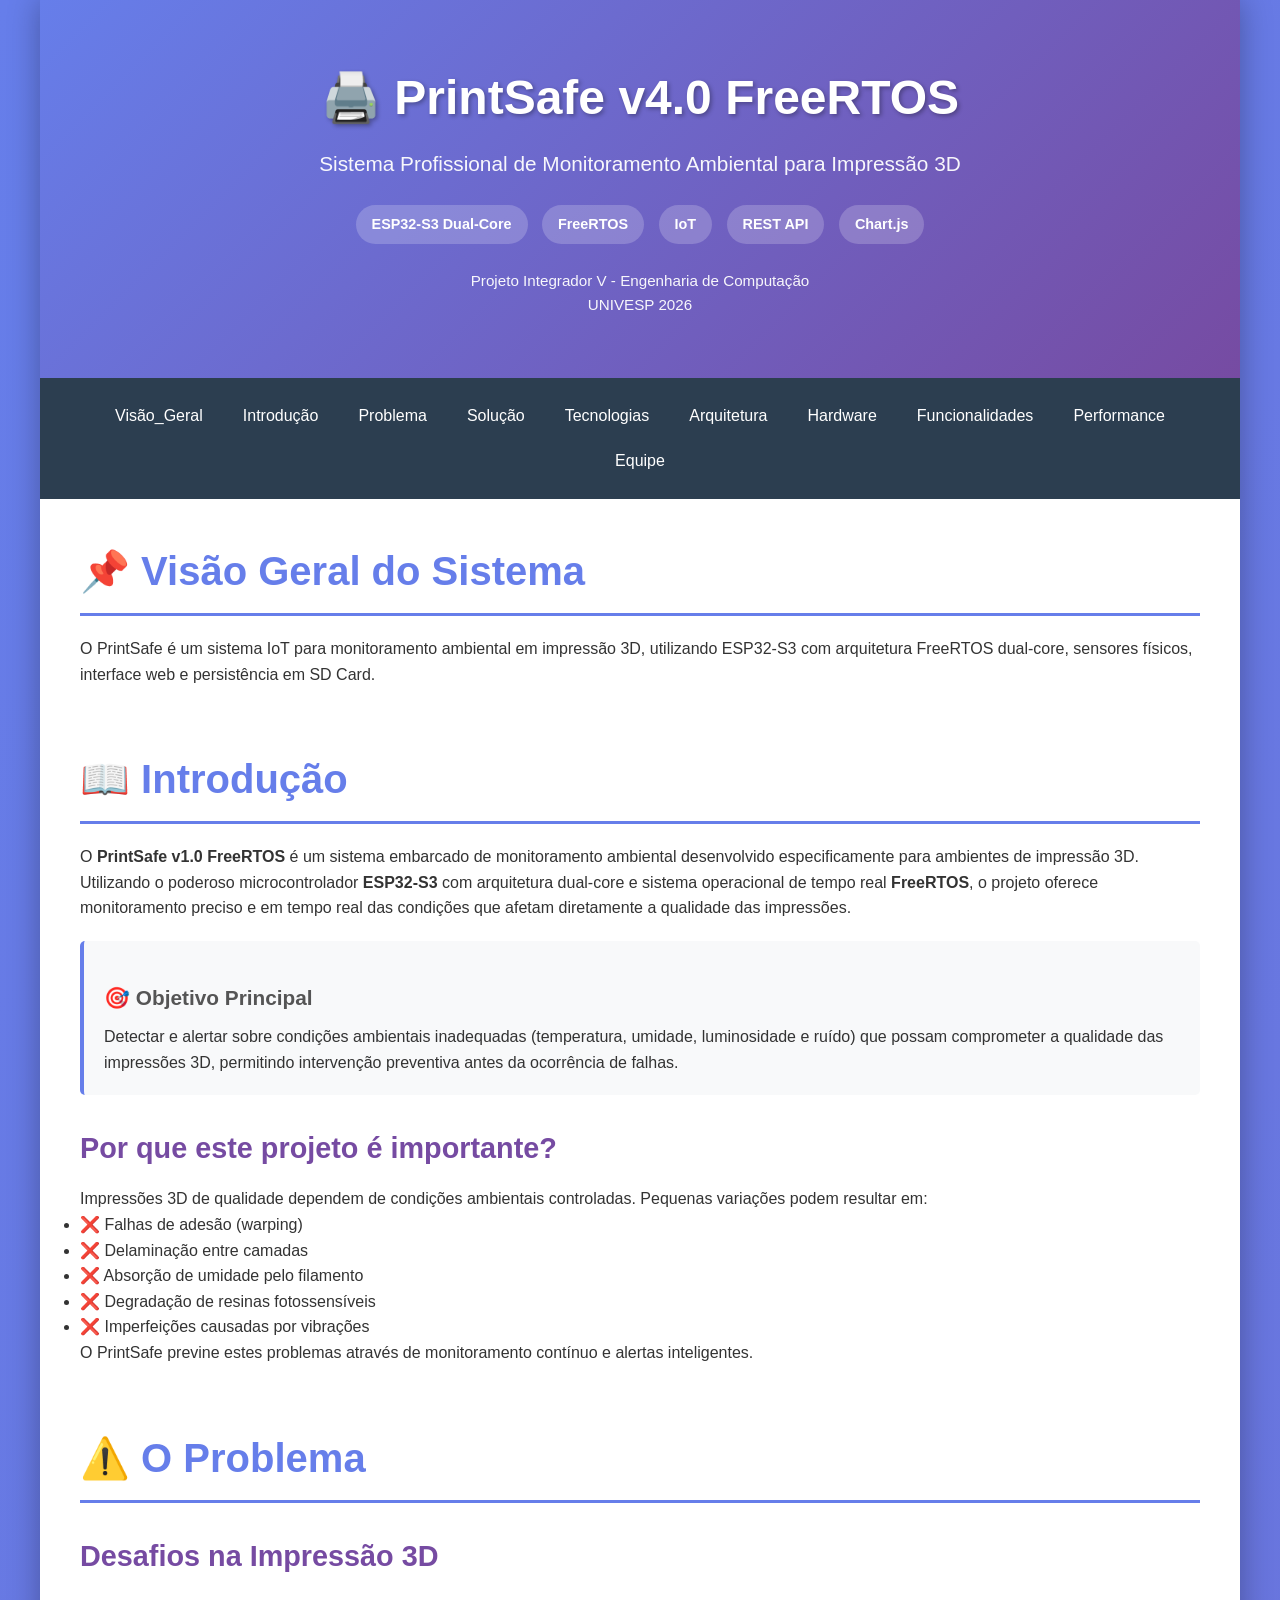
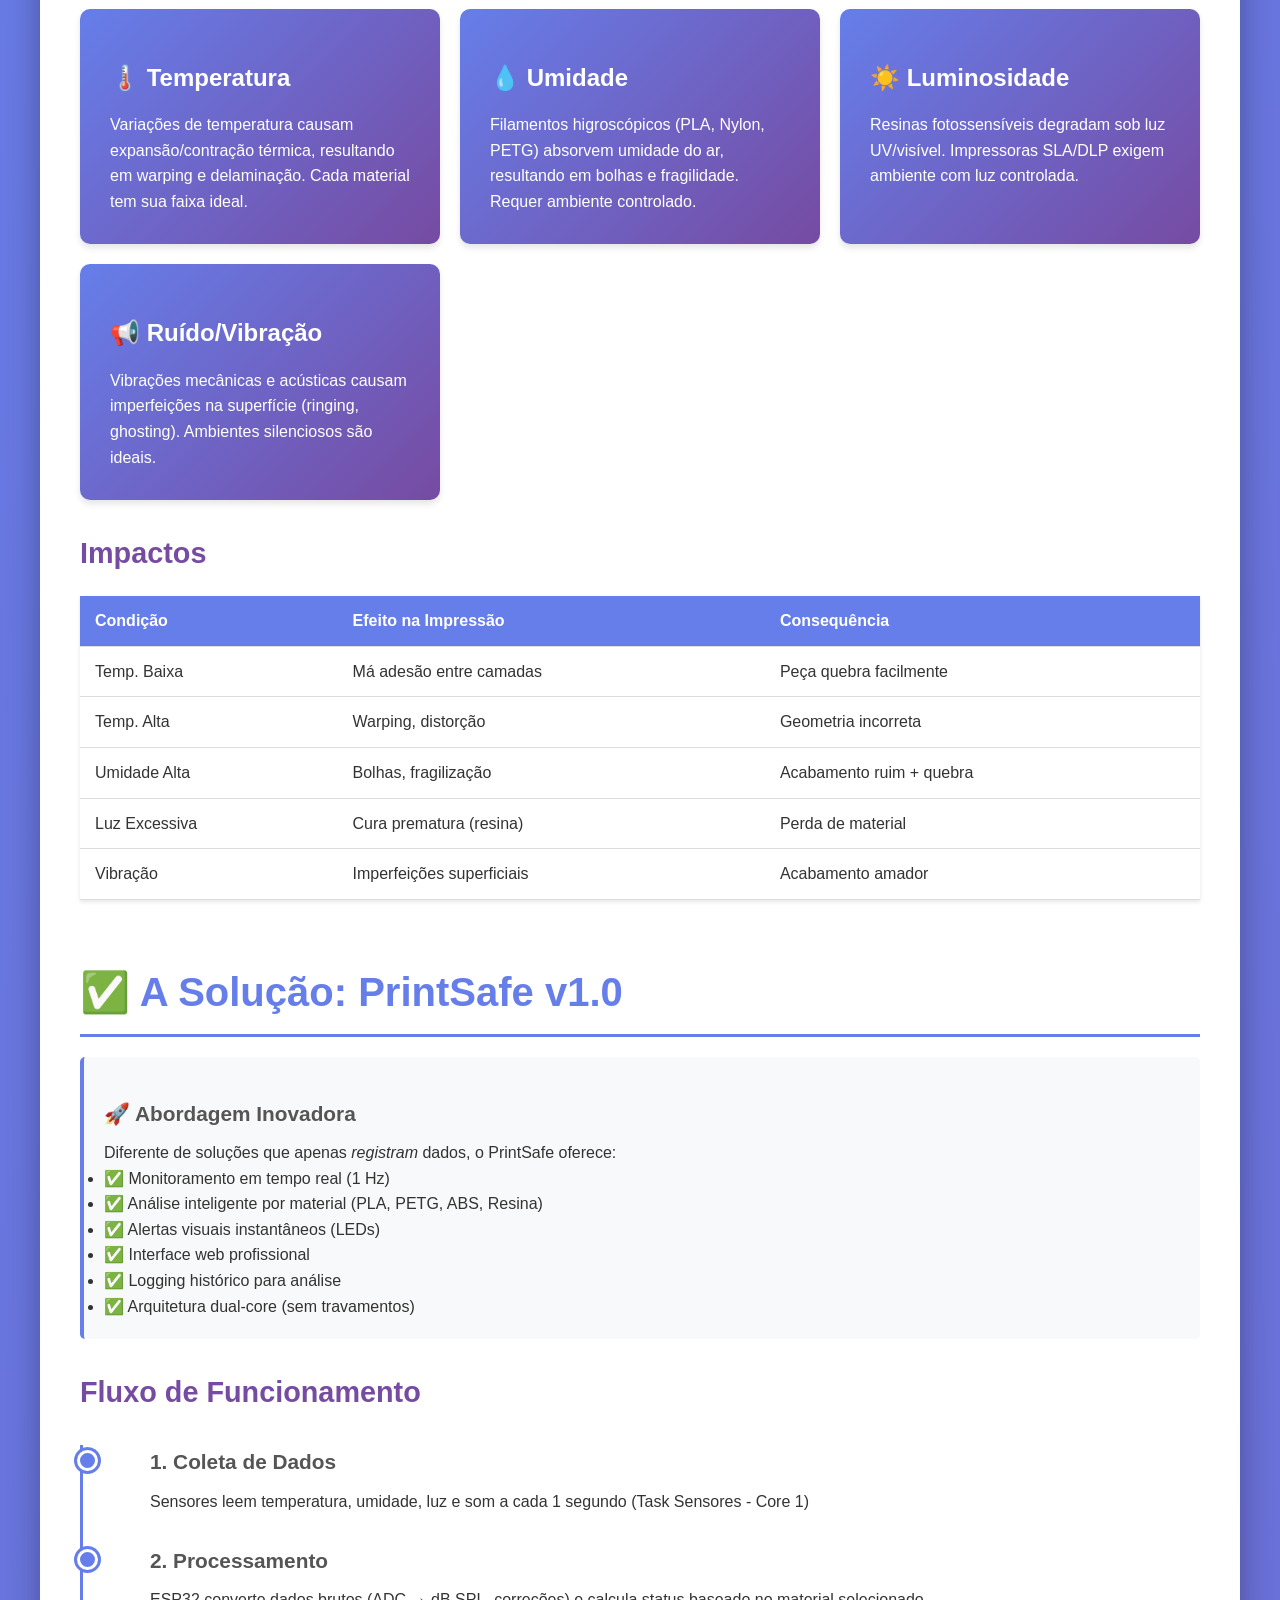
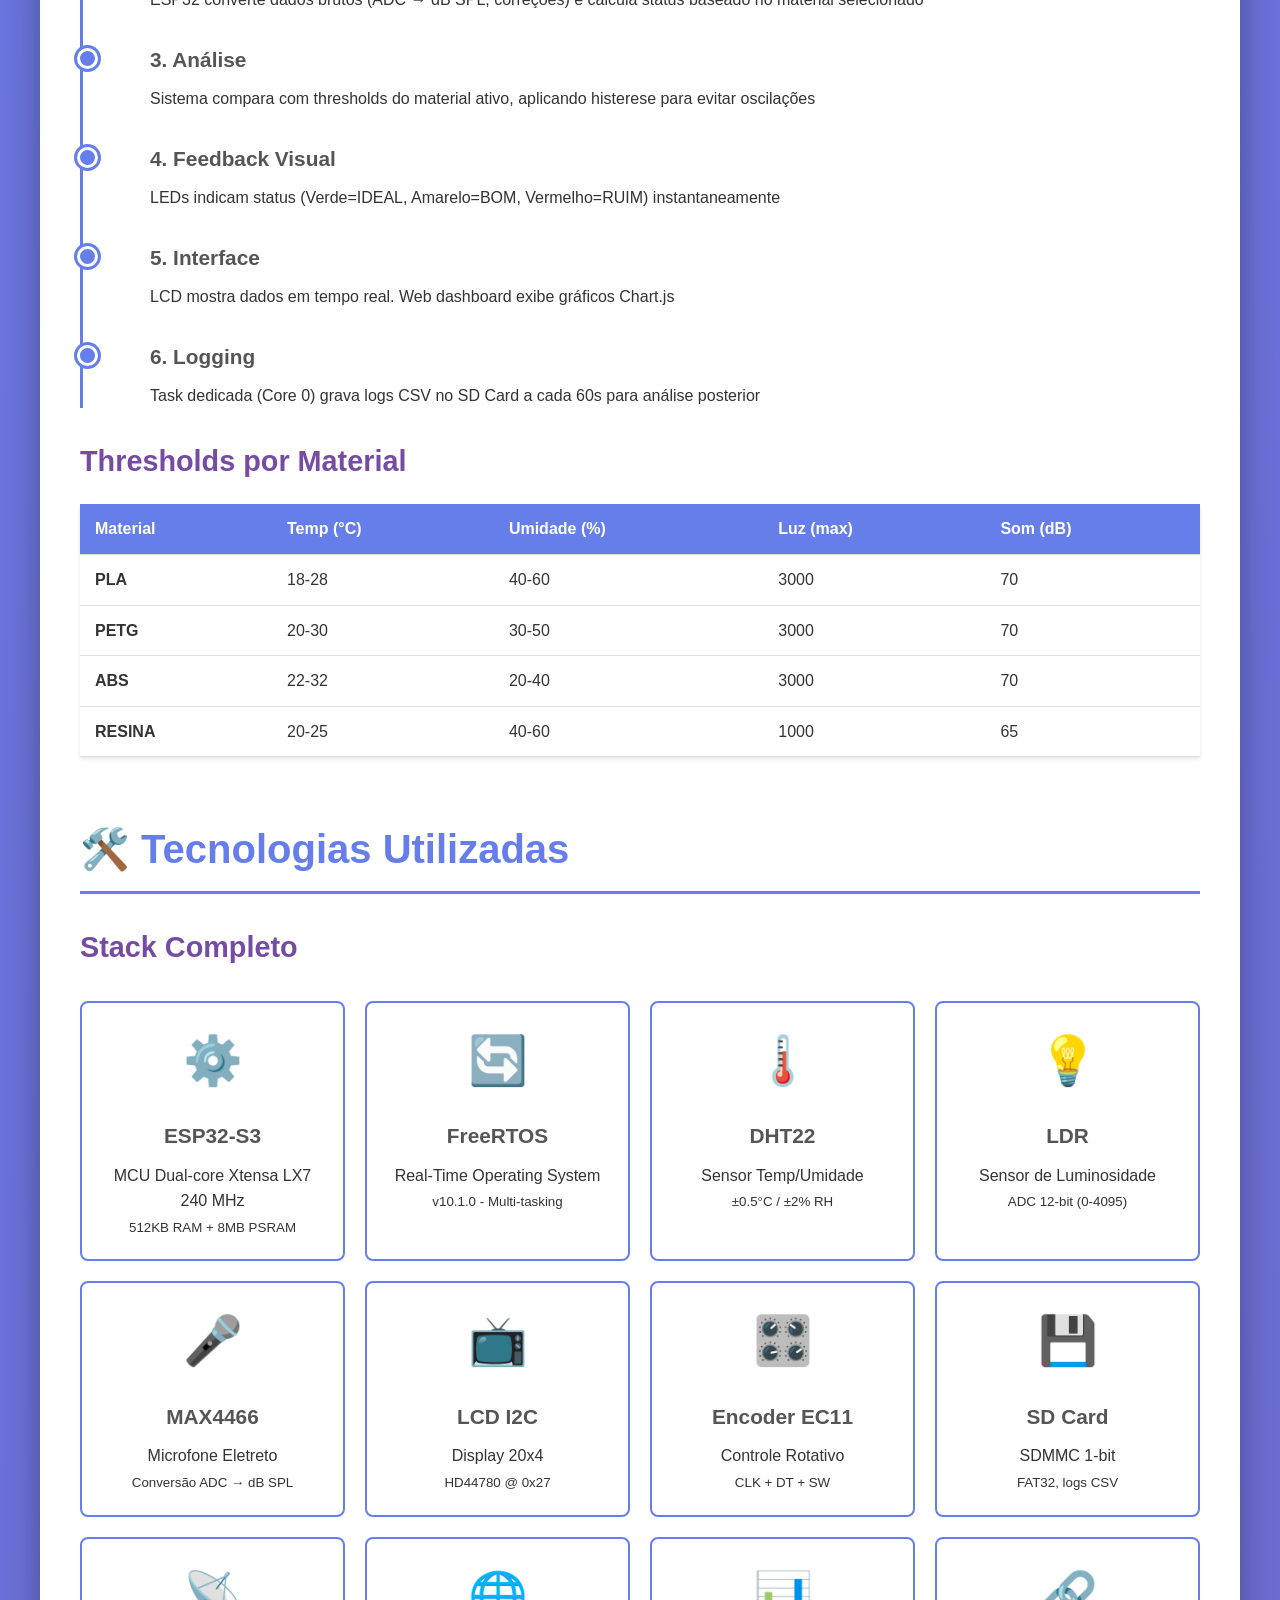
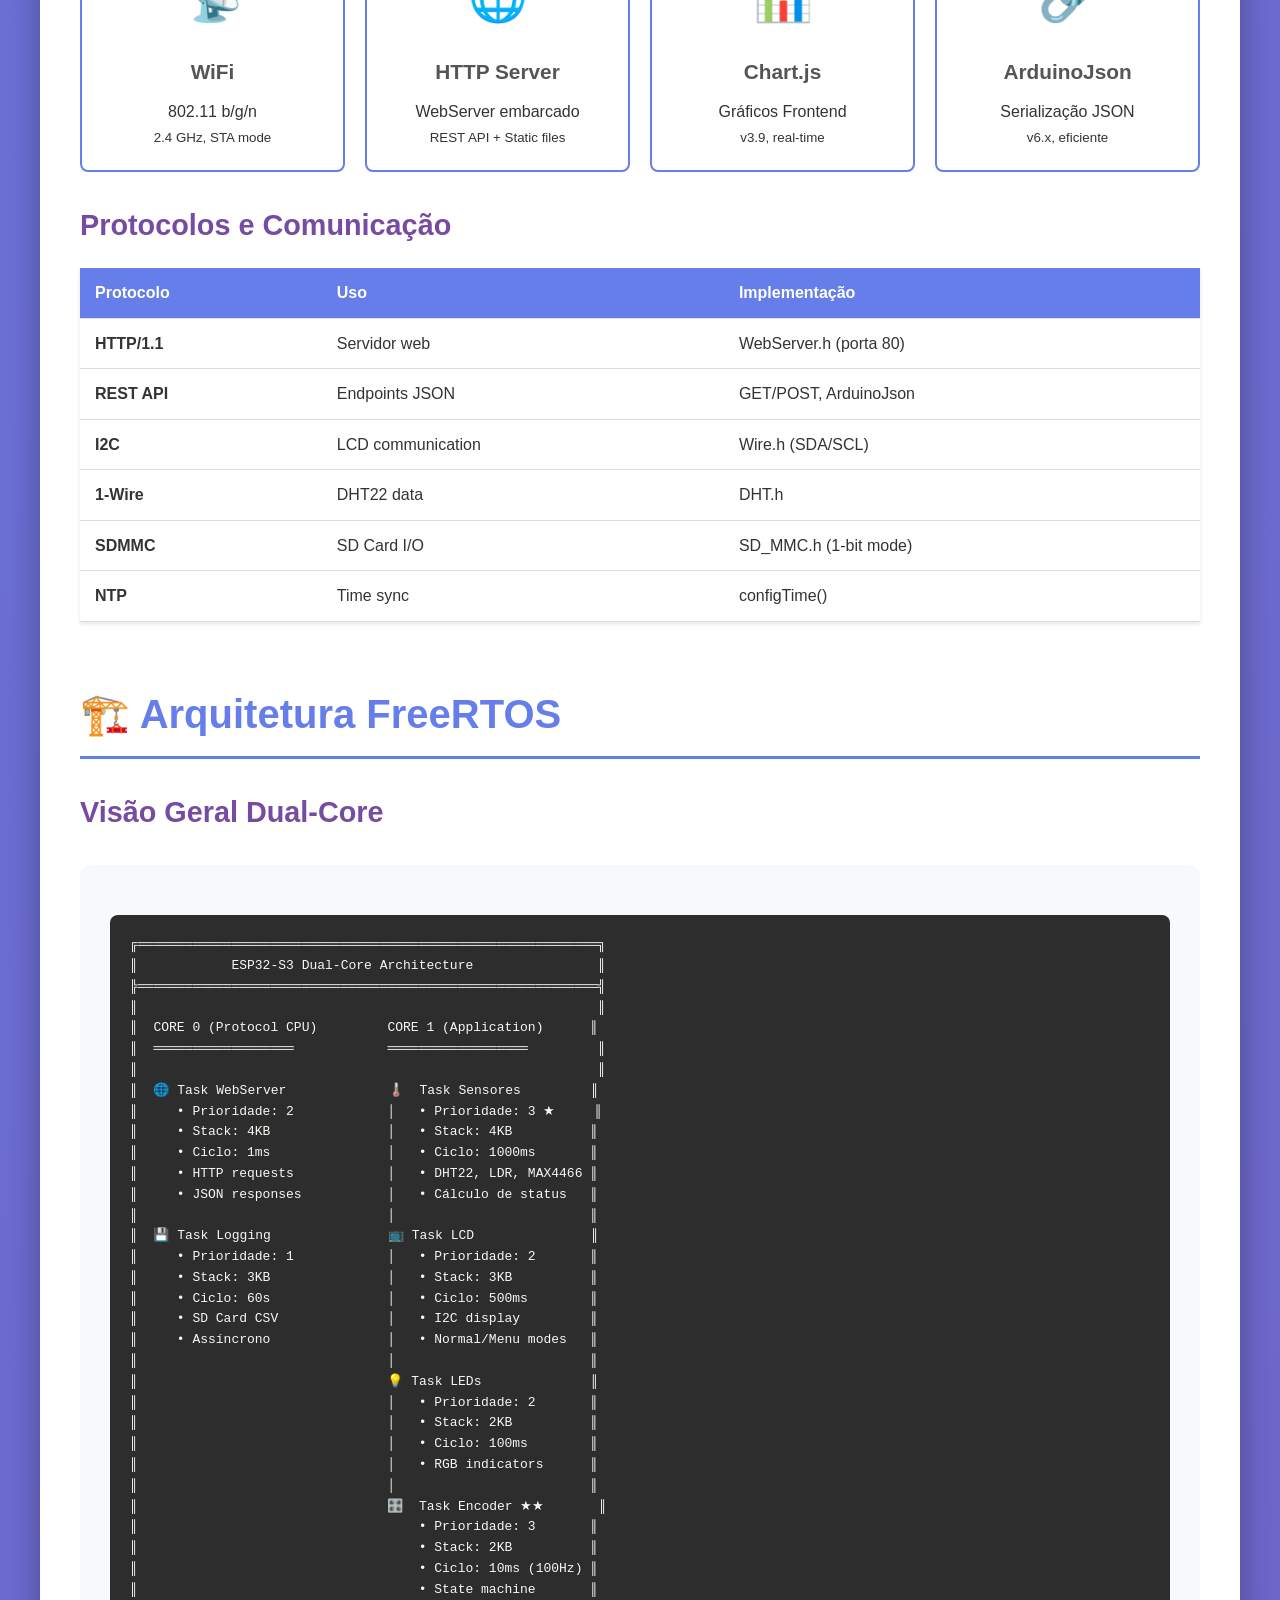
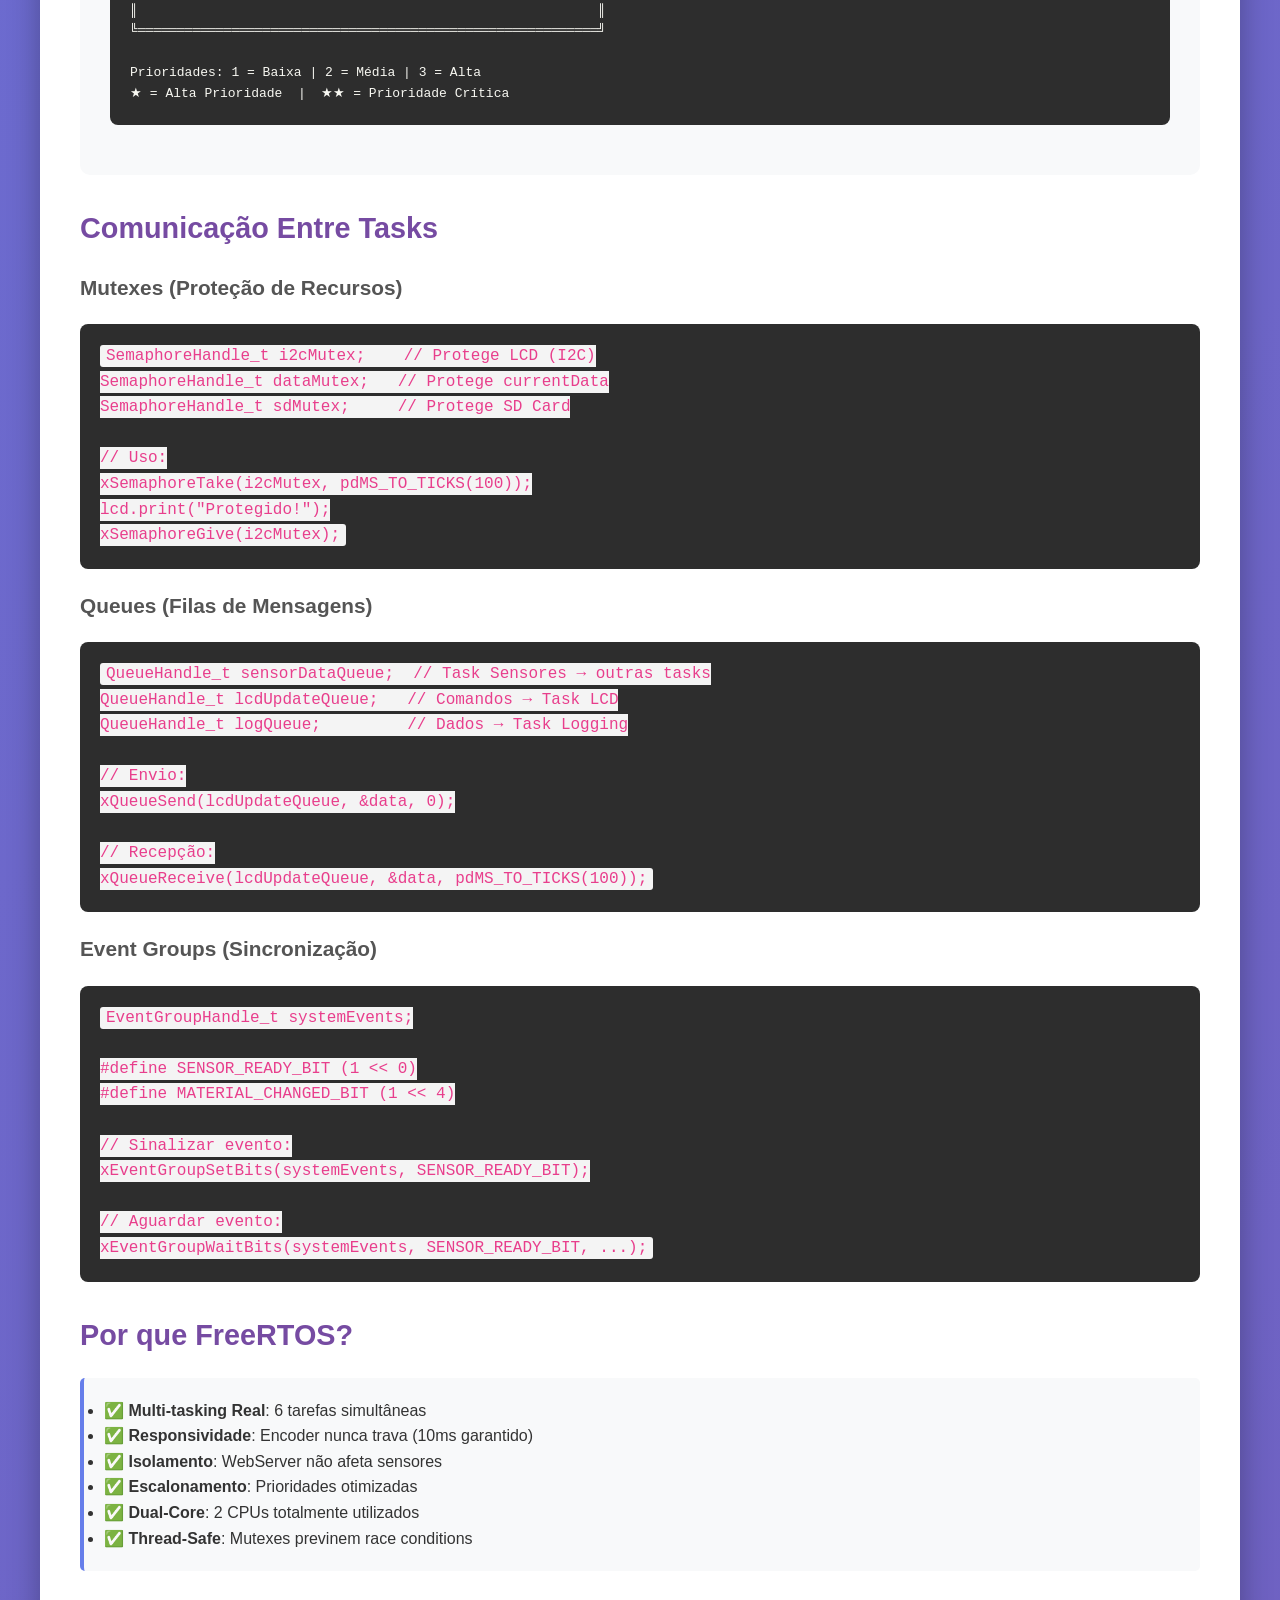
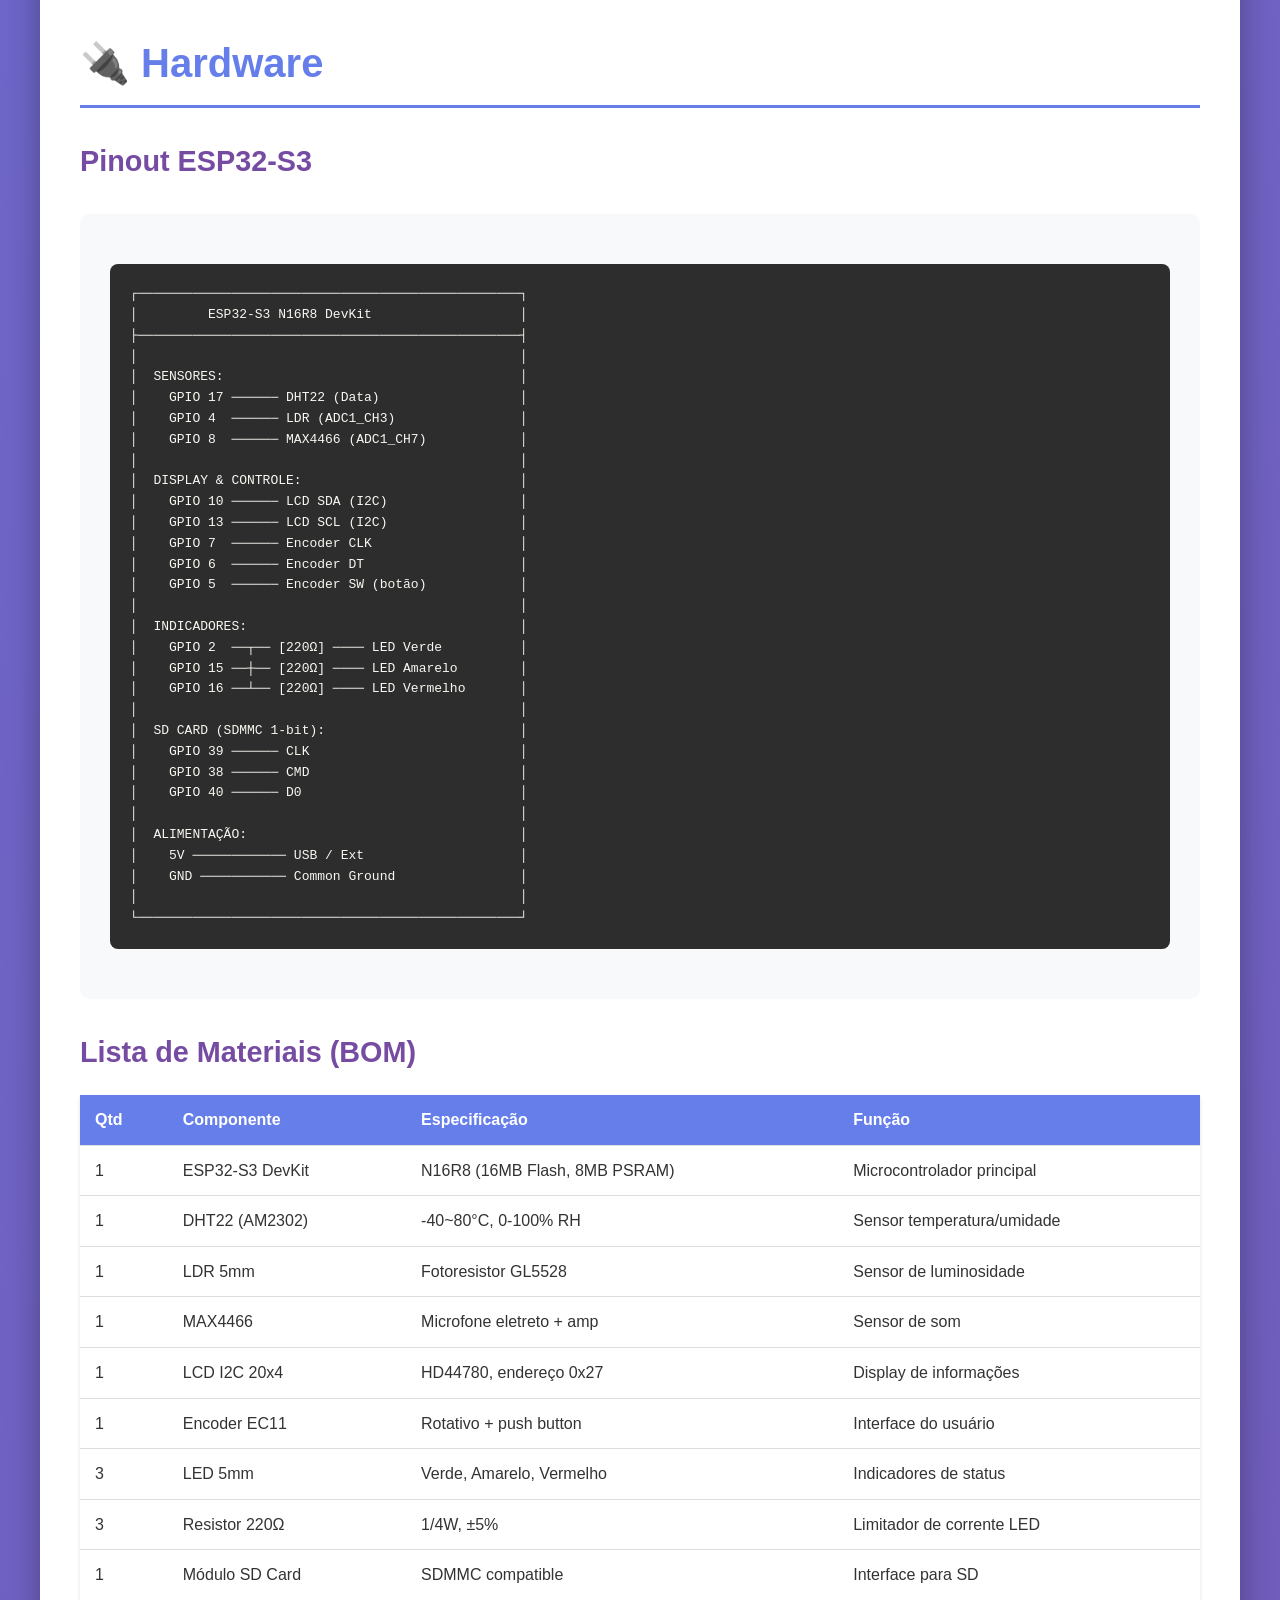
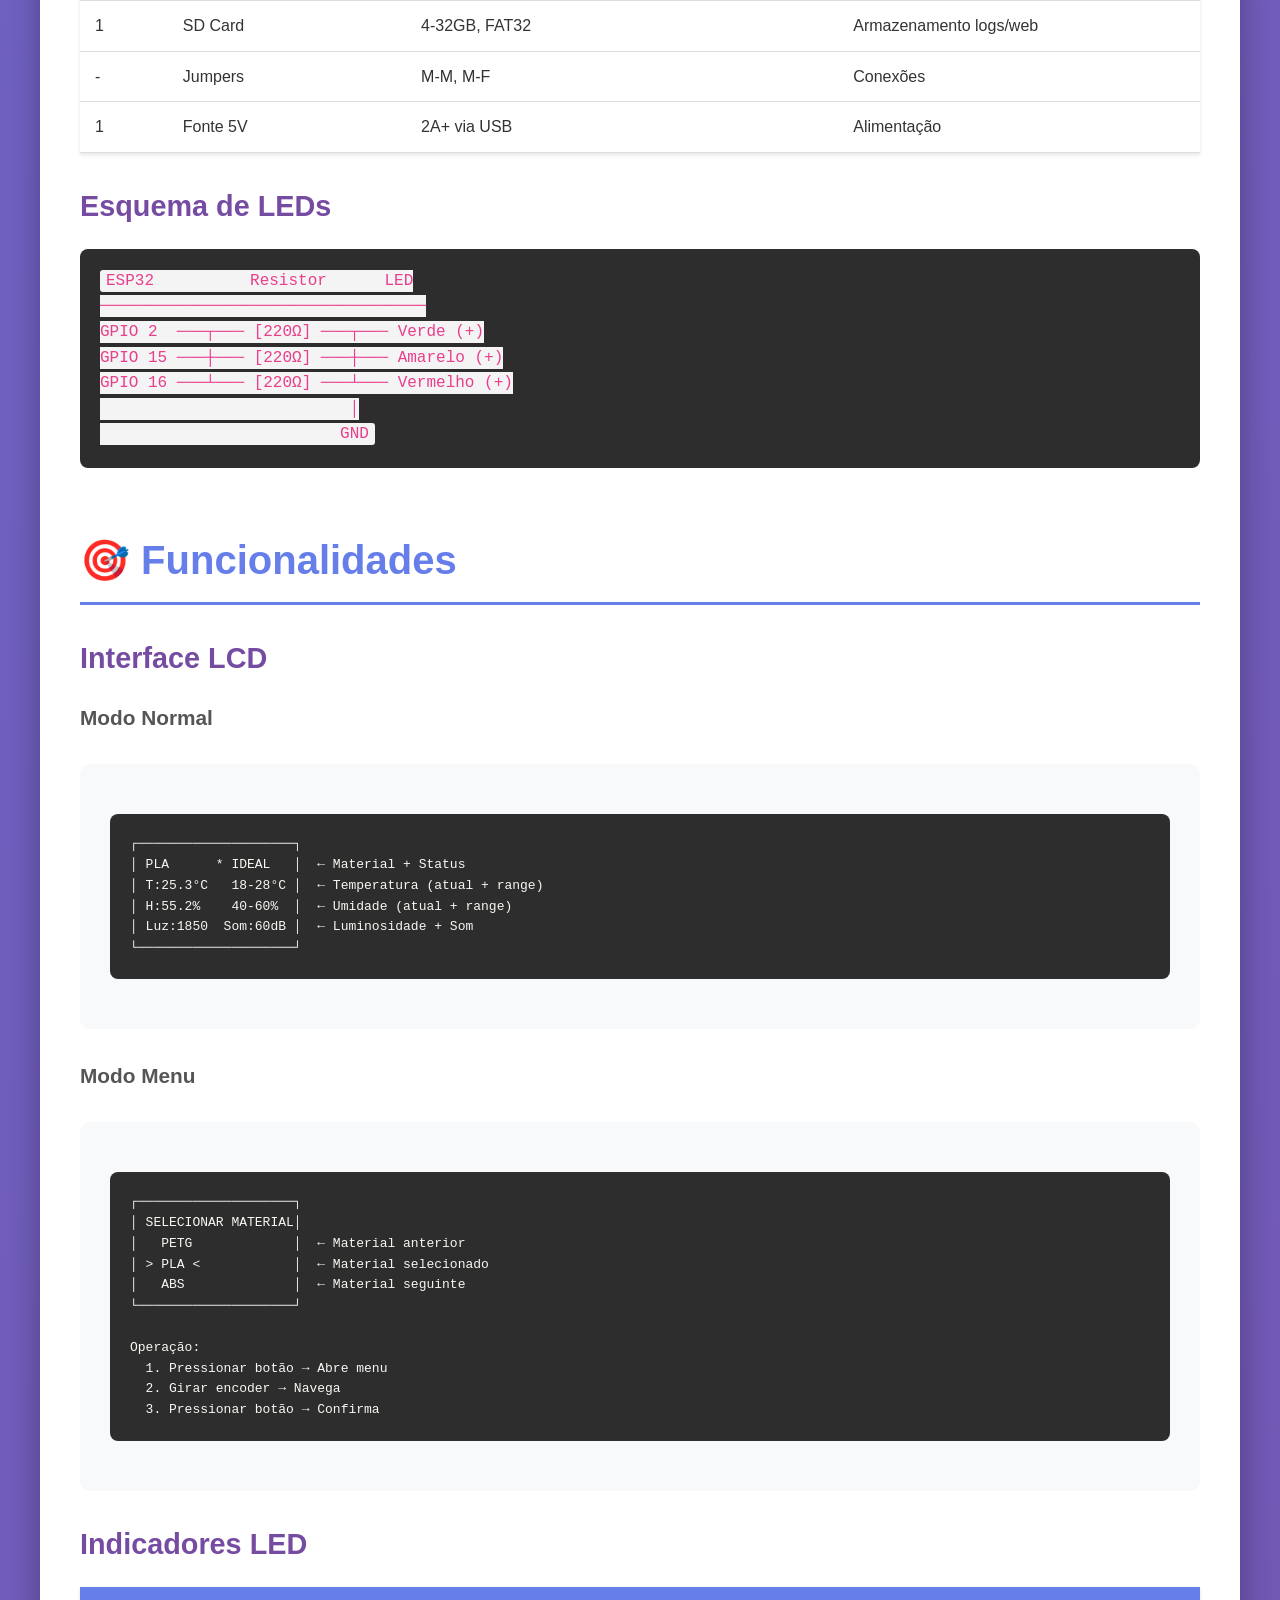
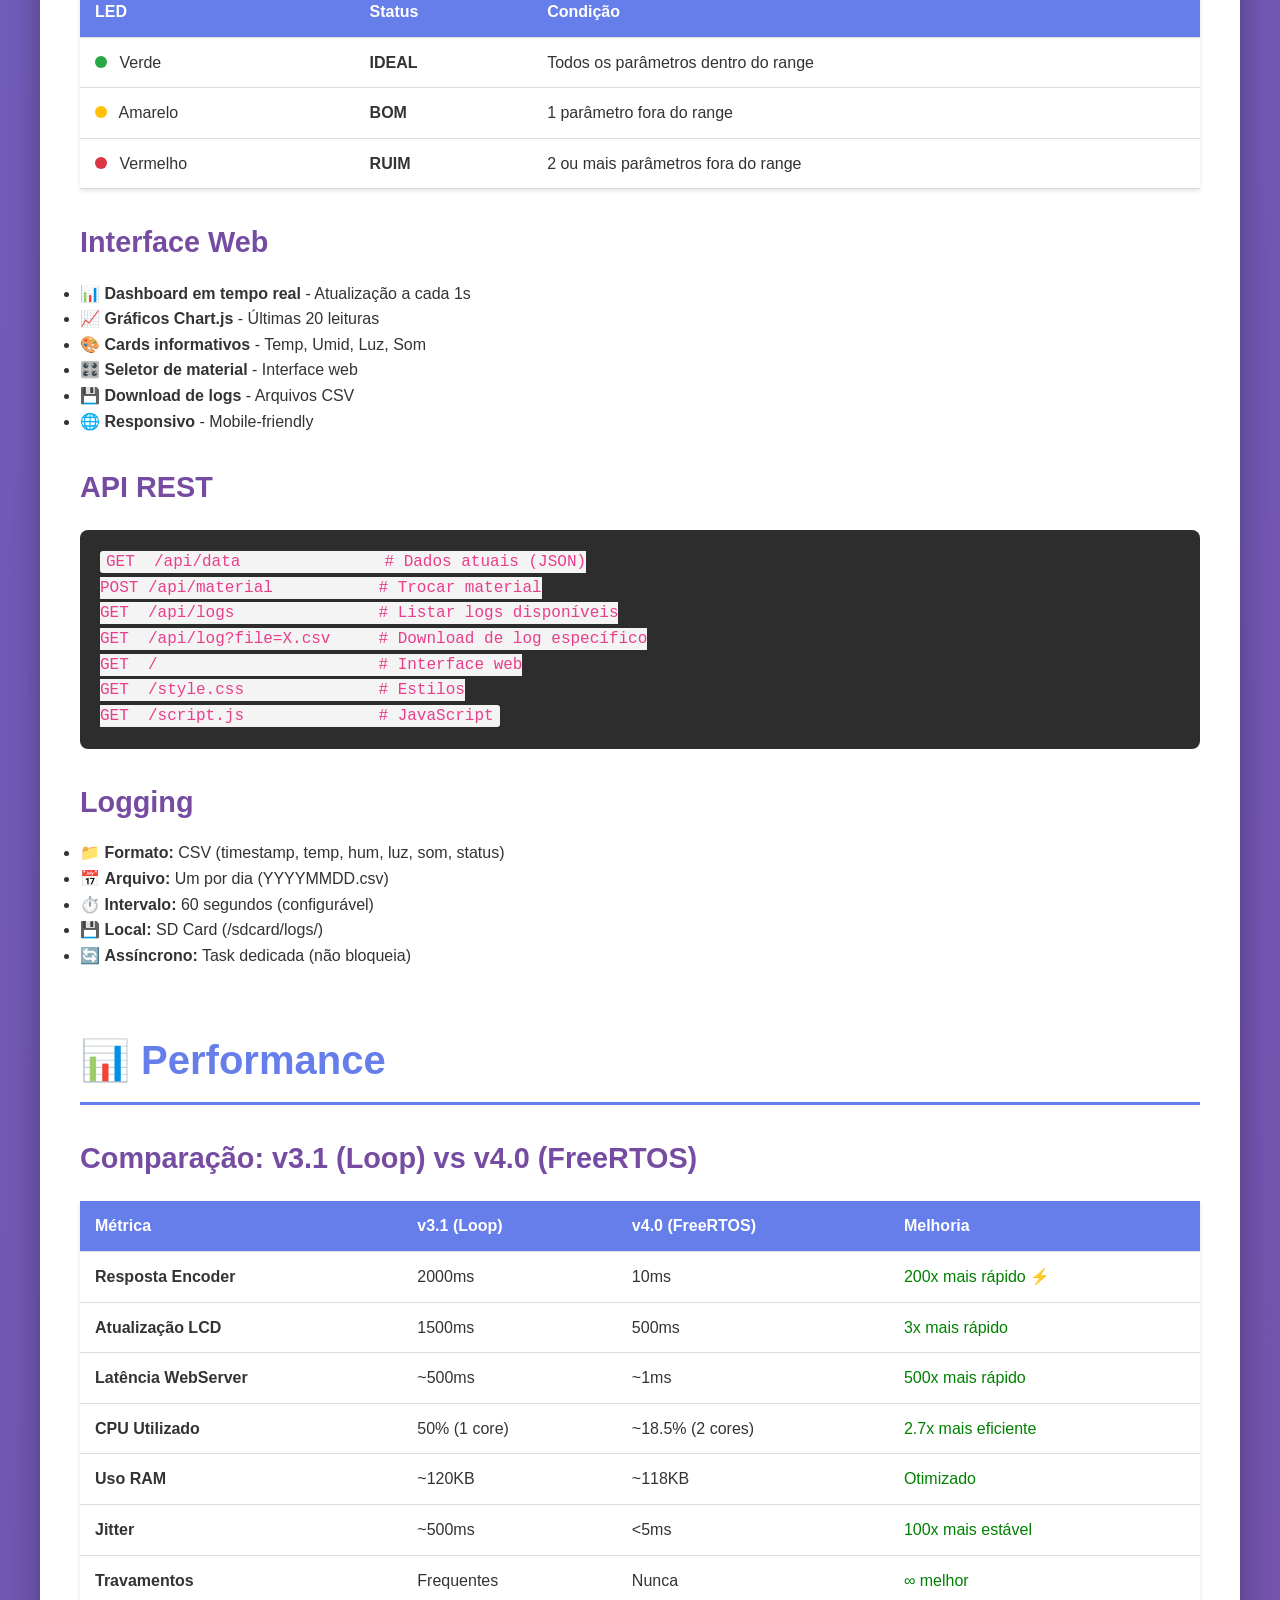
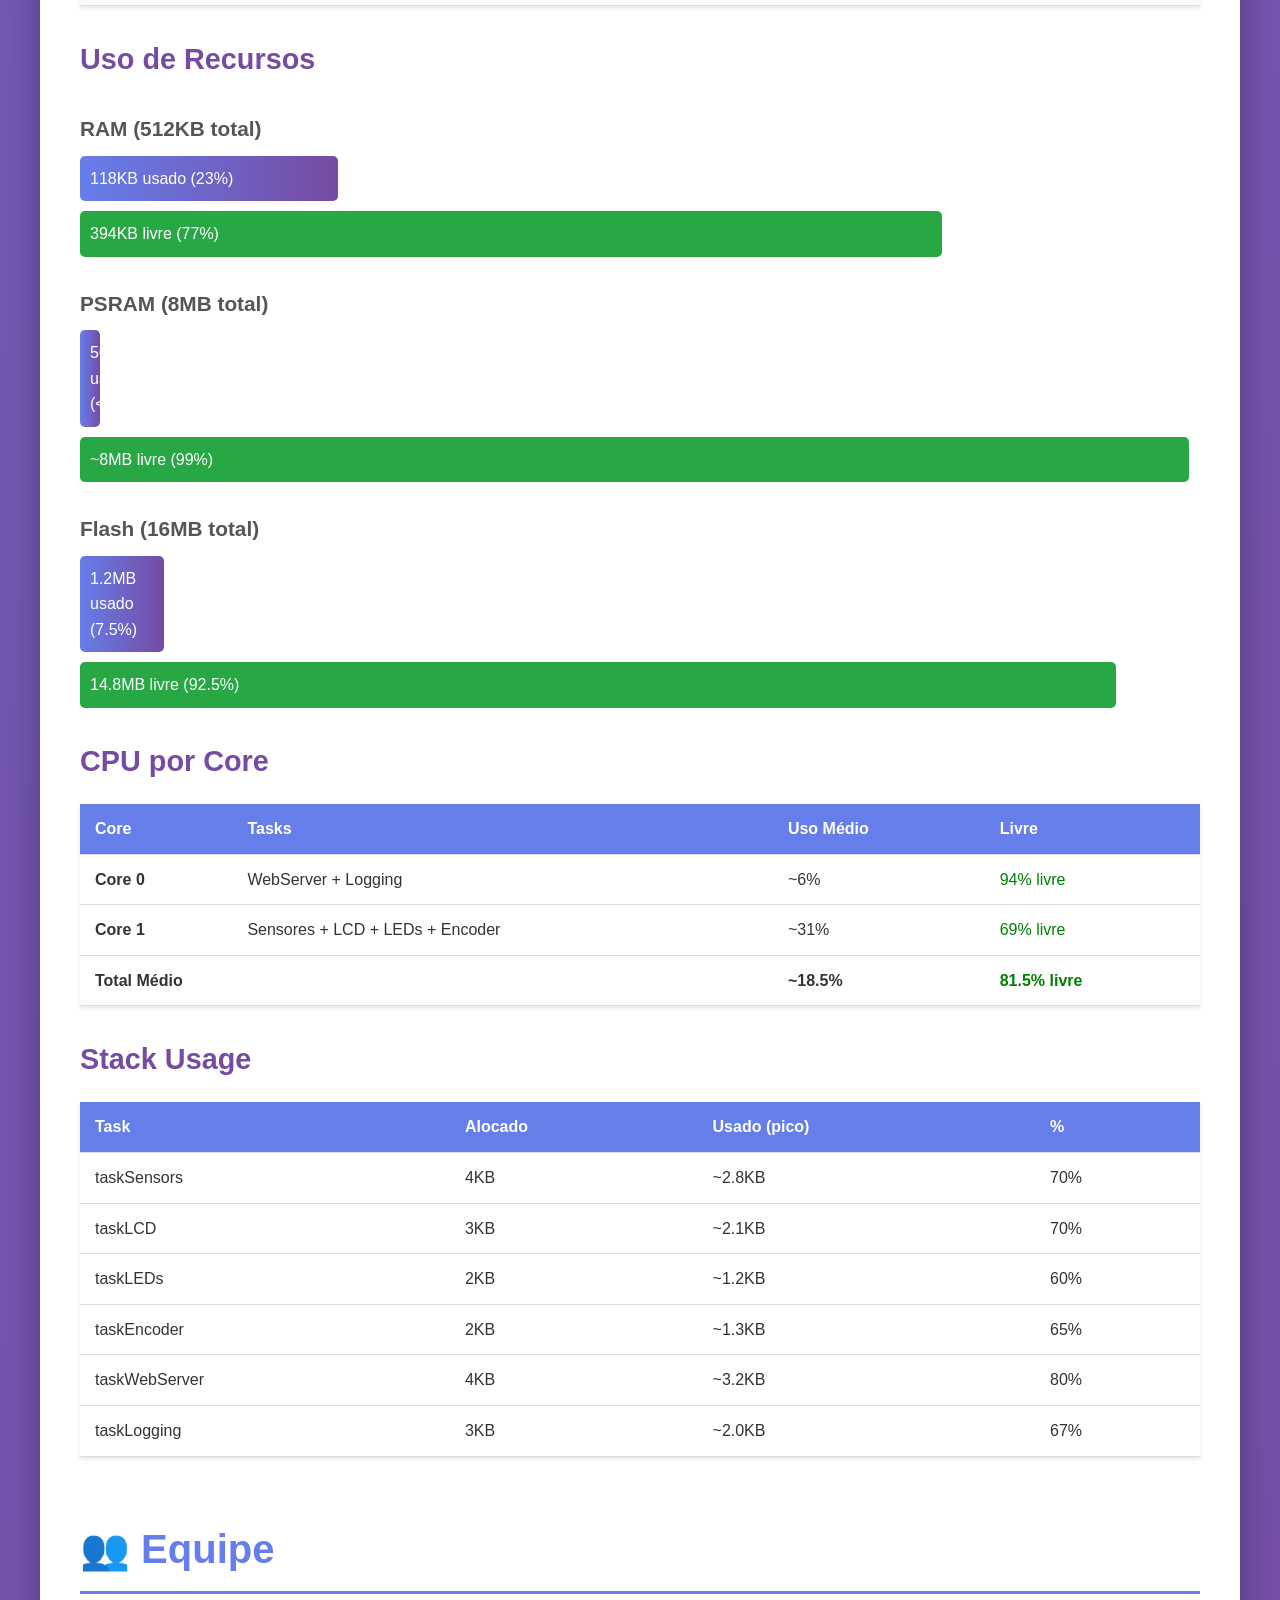
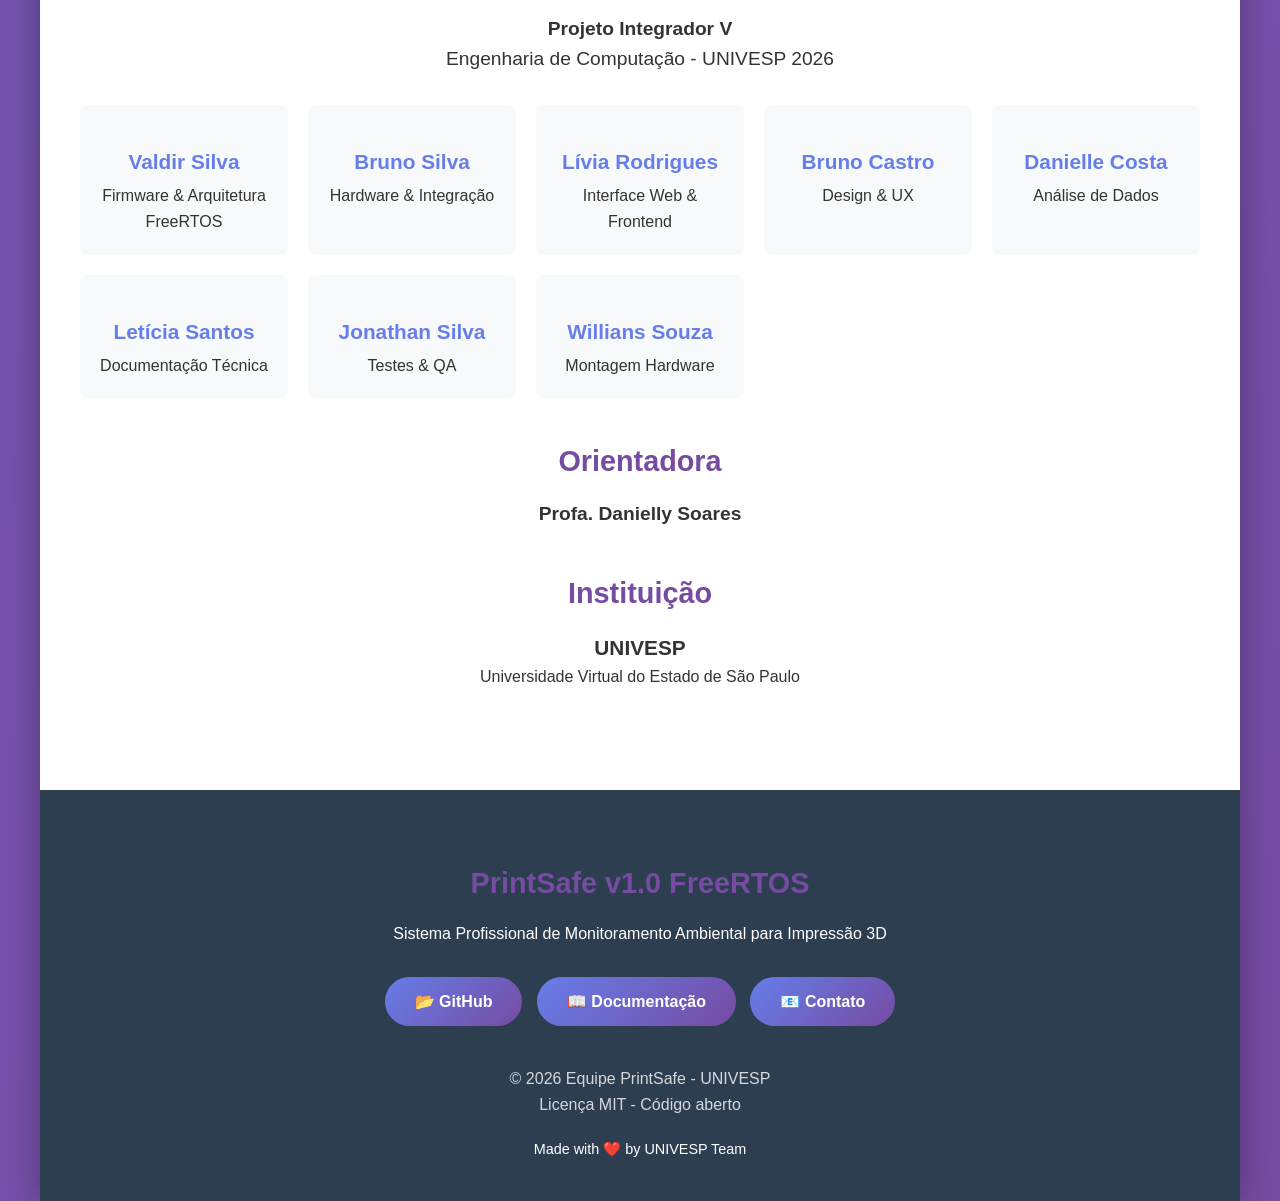
<file: PI-6-v1.0.html>
<!DOCTYPE html>
<html lang="pt-BR">
<head>
    <meta charset="UTF-8">
    <meta name="viewport" content="width=device-width, initial-scale=1.0">
    <title>PrintSafe v1.0 FreeRTOS - Documentação Completa</title>
    <style>
        * {
            margin: 0;
            padding: 0;
            box-sizing: border-box;
        }

        body {
            font-family: 'Segoe UI', Tahoma, Geneva, Verdana, sans-serif;
            line-height: 1.6;
            color: #333;
            background: linear-gradient(135deg, #667eea 0%, #764ba2 100%);
        }

        .container {
            max-width: 1200px;
            margin: 0 auto;
            background: white;
            box-shadow: 0 0 30px rgba(0,0,0,0.3);
        }

        header {
            background: linear-gradient(135deg, #667eea 0%, #764ba2 100%);
            color: white;
            padding: 60px 40px;
            text-align: center;
        }

        header h1 {
            font-size: 3em;
            margin-bottom: 10px;
            text-shadow: 2px 2px 4px rgba(0,0,0,0.3);
        }

        header p {
            font-size: 1.3em;
            opacity: 0.95;
        }

        .badges {
            margin-top: 20px;
        }

        .badge {
            display: inline-block;
            padding: 8px 16px;
            margin: 5px;
            background: rgba(255,255,255,0.2);
            border-radius: 20px;
            font-size: 0.9em;
            font-weight: bold;
        }

        nav {
            background: #2c3e50;
            padding: 15px 40px;
            position: sticky;
            top: 0;
            z-index: 100;
        }

        nav ul {
            list-style: none;
            display: flex;
            flex-wrap: wrap;
            justify-content: center;
        }

        nav a {
            color: white;
            text-decoration: none;
            padding: 10px 20px;
            display: block;
            transition: background 0.3s;
            border-radius: 5px;
        }

        nav a:hover {
            background: #34495e;
        }

        .content {
            padding: 40px;
        }

        section {
            margin-bottom: 60px;
        }

        h2 {
            color: #667eea;
            font-size: 2.5em;
            margin-bottom: 20px;
            border-bottom: 3px solid #667eea;
            padding-bottom: 10px;
        }

        h3 {
            color: #764ba2;
            font-size: 1.8em;
            margin-top: 30px;
            margin-bottom: 15px;
        }

        h4 {
            color: #555;
            font-size: 1.3em;
            margin-top: 20px;
            margin-bottom: 10px;
        }

        .highlight {
            background: #f8f9fa;
            border-left: 4px solid #667eea;
            padding: 20px;
            margin: 20px 0;
            border-radius: 5px;
        }

        .feature-grid {
            display: grid;
            grid-template-columns: repeat(auto-fit, minmax(300px, 1fr));
            gap: 20px;
            margin: 30px 0;
        }

        .feature-card {
            background: linear-gradient(135deg, #667eea 0%, #764ba2 100%);
            color: white;
            padding: 30px;
            border-radius: 10px;
            box-shadow: 0 4px 6px rgba(0,0,0,0.1);
            transition: transform 0.3s;
        }

        .feature-card:hover {
            transform: translateY(-5px);
        }

        .feature-card h4 {
            color: white;
            font-size: 1.5em;
            margin-bottom: 15px;
        }

        .tech-stack {
            display: grid;
            grid-template-columns: repeat(auto-fit, minmax(250px, 1fr));
            gap: 20px;
            margin: 30px 0;
        }

        .tech-item {
            background: white;
            border: 2px solid #667eea;
            padding: 20px;
            border-radius: 8px;
            text-align: center;
        }

        .tech-icon {
            font-size: 3em;
            margin-bottom: 10px;
        }

        .architecture-diagram {
            background: #f8f9fa;
            padding: 30px;
            border-radius: 10px;
            margin: 30px 0;
            font-family: 'Courier New', monospace;
            overflow-x: auto;
        }

        pre {
            background: #2d2d2d;
            color: #f8f8f2;
            padding: 20px;
            border-radius: 8px;
            overflow-x: auto;
            margin: 20px 0;
        }

        code {
            font-family: 'Courier New', monospace;
            background: #f4f4f4;
            padding: 2px 6px;
            border-radius: 3px;
            color: #e83e8c;
        }

        table {
            width: 100%;
            border-collapse: collapse;
            margin: 20px 0;
            box-shadow: 0 2px 4px rgba(0,0,0,0.1);
        }

        th, td {
            padding: 12px 15px;
            text-align: left;
            border-bottom: 1px solid #ddd;
        }

        th {
            background: #667eea;
            color: white;
            font-weight: bold;
        }

        tr:hover {
            background: #f5f5f5;
        }

        .timeline {
            position: relative;
            padding-left: 40px;
            margin: 30px 0;
        }

        .timeline::before {
            content: '';
            position: absolute;
            left: 0;
            top: 0;
            bottom: 0;
            width: 3px;
            background: #667eea;
        }

        .timeline-item {
            position: relative;
            margin-bottom: 30px;
            padding-left: 30px;
        }

        .timeline-item::before {
            content: '';
            position: absolute;
            left: -43px;
            top: 5px;
            width: 15px;
            height: 15px;
            border-radius: 50%;
            background: #667eea;
            border: 3px solid white;
            box-shadow: 0 0 0 3px #667eea;
        }

        .performance-chart {
            margin: 30px 0;
        }

        .bar {
            background: linear-gradient(90deg, #667eea 0%, #764ba2 100%);
            color: white;
            padding: 10px;
            margin: 10px 0;
            border-radius: 5px;
            position: relative;
            transition: width 0.5s;
        }

        .status-indicator {
            display: inline-block;
            width: 12px;
            height: 12px;
            border-radius: 50%;
            margin-right: 8px;
        }

        .status-green { background: #28a745; }
        .status-yellow { background: #ffc107; }
        .status-red { background: #dc3545; }

        footer {
            background: #2c3e50;
            color: white;
            padding: 40px;
            text-align: center;
        }

        .team-grid {
            display: grid;
            grid-template-columns: repeat(auto-fit, minmax(200px, 1fr));
            gap: 20px;
            margin: 30px 0;
        }

        .team-member {
            text-align: center;
            padding: 20px;
            background: #f8f9fa;
            border-radius: 8px;
        }

        .team-member h4 {
            color: #667eea;
            margin-bottom: 5px;
        }

        .btn {
            display: inline-block;
            padding: 12px 30px;
            background: linear-gradient(135deg, #667eea 0%, #764ba2 100%);
            color: white;
            text-decoration: none;
            border-radius: 25px;
            margin: 10px 5px;
            transition: transform 0.3s;
            font-weight: bold;
        }

        .btn:hover {
            transform: scale(1.05);
        }

        @media (max-width: 768px) {
            .content {
                padding: 20px;
            }

            header h1 {
                font-size: 2em;
            }

            h2 {
                font-size: 2em;
            }

            nav ul {
                flex-direction: column;
            }
        }
    </style>
</head>
<body>
    <div class="container">
        <!-- HEADER -->
        <header>
            <h1>🖨️ PrintSafe v4.0 FreeRTOS</h1>
            <p>Sistema Profissional de Monitoramento Ambiental para Impressão 3D</p>
            <div class="badges">
                <span class="badge">ESP32-S3 Dual-Core</span>
                <span class="badge">FreeRTOS</span>
                <span class="badge">IoT</span>
                <span class="badge">REST API</span>
                <span class="badge">Chart.js</span>
            </div>
            <p style="margin-top: 20px; font-size: 0.95em;">
                Projeto Integrador V - Engenharia de Computação<br>
                UNIVESP 2026
            </p>
        </header>

        <!-- NAVIGATION -->
        <nav>
            <ul>
                <li><a href="#overview">Visão_Geral</a></li>
                <li><a href="#intro">Introdução</a></li>
                <li><a href="#problema">Problema</a></li>
                <li><a href="#solucao">Solução</a></li>
                <li><a href="#tecnologias">Tecnologias</a></li>
                <li><a href="#arquitetura">Arquitetura</a></li>
                <li><a href="#hardware">Hardware</a></li>
                <li><a href="#funcionalidades">Funcionalidades</a></li>
                <li><a href="#performance">Performance</a></li>
                <li><a href="#equipe">Equipe</a></li>
            </ul>
        </nav>

        <!-- CONTENT -->
        <div class="content">
            
            <!-- Visão Geral -->
            <section id="overview">
                <h2>📌 Visão Geral do Sistema</h2>
                <p>
                    O PrintSafe é um sistema IoT para monitoramento ambiental em impressão 3D,
                    utilizando ESP32-S3 com arquitetura FreeRTOS dual-core, sensores físicos,
                    interface web e persistência em SD Card.
                </p>
            </section>

            <!-- INTRODUÇÃO -->
            <section id="intro">
                <h2>📖 Introdução</h2>
                <p>
                    O <strong>PrintSafe v1.0 FreeRTOS</strong> é um sistema embarcado de monitoramento ambiental desenvolvido especificamente para ambientes de impressão 3D. Utilizando o poderoso microcontrolador <strong>ESP32-S3</strong> com arquitetura dual-core e sistema operacional de tempo real <strong>FreeRTOS</strong>, o projeto oferece monitoramento preciso e em tempo real das condições que afetam diretamente a qualidade das impressões.
                </p>

                <div class="highlight">
                    <h4>🎯 Objetivo Principal</h4>
                    <p>
                        Detectar e alertar sobre condições ambientais inadequadas (temperatura, umidade, luminosidade e ruído) que possam comprometer a qualidade das impressões 3D, permitindo intervenção preventiva antes da ocorrência de falhas.
                    </p>
                </div>

                <h3>Por que este projeto é importante?</h3>
                <p>
                    Impressões 3D de qualidade dependem de condições ambientais controladas. Pequenas variações podem resultar em:
                </p>
                <ul>
                    <li>❌ Falhas de adesão (warping)</li>
                    <li>❌ Delaminação entre camadas</li>
                    <li>❌ Absorção de umidade pelo filamento</li>
                    <li>❌ Degradação de resinas fotossensíveis</li>
                    <li>❌ Imperfeições causadas por vibrações</li>
                </ul>
                <p>
                    O PrintSafe previne estes problemas através de monitoramento contínuo e alertas inteligentes.
                </p>
            </section>

            <!-- PROBLEMA -->
            <section id="problema">
                <h2>⚠️ O Problema</h2>
                
                <h3>Desafios na Impressão 3D</h3>
                
                <div class="feature-grid">
                    <div class="feature-card">
                        <h4>🌡️ Temperatura</h4>
                        <p>Variações de temperatura causam expansão/contração térmica, resultando em warping e delaminação. Cada material tem sua faixa ideal.</p>
                    </div>
                    
                    <div class="feature-card">
                        <h4>💧 Umidade</h4>
                        <p>Filamentos higroscópicos (PLA, Nylon, PETG) absorvem umidade do ar, resultando em bolhas e fragilidade. Requer ambiente controlado.</p>
                    </div>
                    
                    <div class="feature-card">
                        <h4>☀️ Luminosidade</h4>
                        <p>Resinas fotossensíveis degradam sob luz UV/visível. Impressoras SLA/DLP exigem ambiente com luz controlada.</p>
                    </div>
                    
                    <div class="feature-card">
                        <h4>📢 Ruído/Vibração</h4>
                        <p>Vibrações mecânicas e acústicas causam imperfeições na superfície (ringing, ghosting). Ambientes silenciosos são ideais.</p>
                    </div>
                </div>

                <h3>Impactos</h3>
                <table>
                    <thead>
                        <tr>
                            <th>Condição</th>
                            <th>Efeito na Impressão</th>
                            <th>Consequência</th>
                        </tr>
                    </thead>
                    <tbody>
                        <tr>
                            <td>Temp. Baixa</td>
                            <td>Má adesão entre camadas</td>
                            <td>Peça quebra facilmente</td>
                        </tr>
                        <tr>
                            <td>Temp. Alta</td>
                            <td>Warping, distorção</td>
                            <td>Geometria incorreta</td>
                        </tr>
                        <tr>
                            <td>Umidade Alta</td>
                            <td>Bolhas, fragilização</td>
                            <td>Acabamento ruim + quebra</td>
                        </tr>
                        <tr>
                            <td>Luz Excessiva</td>
                            <td>Cura prematura (resina)</td>
                            <td>Perda de material</td>
                        </tr>
                        <tr>
                            <td>Vibração</td>
                            <td>Imperfeições superficiais</td>
                            <td>Acabamento amador</td>
                        </tr>
                    </tbody>
                </table>
            </section>

            <!-- SOLUÇÃO -->
            <section id="solucao">
                <h2>✅ A Solução: PrintSafe v1.0</h2>
                
                <div class="highlight">
                    <h4>🚀 Abordagem Inovadora</h4>
                    <p>
                        Diferente de soluções que apenas <em>registram</em> dados, o PrintSafe oferece:
                    </p>
                    <ul>
                        <li>✅ Monitoramento em tempo real (1 Hz)</li>
                        <li>✅ Análise inteligente por material (PLA, PETG, ABS, Resina)</li>
                        <li>✅ Alertas visuais instantâneos (LEDs)</li>
                        <li>✅ Interface web profissional</li>
                        <li>✅ Logging histórico para análise</li>
                        <li>✅ Arquitetura dual-core (sem travamentos)</li>
                    </ul>
                </div>

                <h3>Fluxo de Funcionamento</h3>
                <div class="timeline">
                    <div class="timeline-item">
                        <h4>1. Coleta de Dados</h4>
                        <p>Sensores leem temperatura, umidade, luz e som a cada 1 segundo (Task Sensores - Core 1)</p>
                    </div>
                    <div class="timeline-item">
                        <h4>2. Processamento</h4>
                        <p>ESP32 converte dados brutos (ADC → dB SPL, correções) e calcula status baseado no material selecionado</p>
                    </div>
                    <div class="timeline-item">
                        <h4>3. Análise</h4>
                        <p>Sistema compara com thresholds do material ativo, aplicando histerese para evitar oscilações</p>
                    </div>
                    <div class="timeline-item">
                        <h4>4. Feedback Visual</h4>
                        <p>LEDs indicam status (Verde=IDEAL, Amarelo=BOM, Vermelho=RUIM) instantaneamente</p>
                    </div>
                    <div class="timeline-item">
                        <h4>5. Interface</h4>
                        <p>LCD mostra dados em tempo real. Web dashboard exibe gráficos Chart.js</p>
                    </div>
                    <div class="timeline-item">
                        <h4>6. Logging</h4>
                        <p>Task dedicada (Core 0) grava logs CSV no SD Card a cada 60s para análise posterior</p>
                    </div>
                </div>

                <h3>Thresholds por Material</h3>
                <table>
                    <thead>
                        <tr>
                            <th>Material</th>
                            <th>Temp (°C)</th>
                            <th>Umidade (%)</th>
                            <th>Luz (max)</th>
                            <th>Som (dB)</th>
                        </tr>
                    </thead>
                    <tbody>
                        <tr>
                            <td><strong>PLA</strong></td>
                            <td>18-28</td>
                            <td>40-60</td>
                            <td>3000</td>
                            <td>70</td>
                        </tr>
                        <tr>
                            <td><strong>PETG</strong></td>
                            <td>20-30</td>
                            <td>30-50</td>
                            <td>3000</td>
                            <td>70</td>
                        </tr>
                        <tr>
                            <td><strong>ABS</strong></td>
                            <td>22-32</td>
                            <td>20-40</td>
                            <td>3000</td>
                            <td>70</td>
                        </tr>
                        <tr>
                            <td><strong>RESINA</strong></td>
                            <td>20-25</td>
                            <td>40-60</td>
                            <td>1000</td>
                            <td>65</td>
                        </tr>
                    </tbody>
                </table>
            </section>

            <!-- TECNOLOGIAS -->
            <section id="tecnologias">
                <h2>🛠️ Tecnologias Utilizadas</h2>
                
                <h3>Stack Completo</h3>
                
                <div class="tech-stack">
                    <div class="tech-item">
                        <div class="tech-icon">⚙️</div>
                        <h4>ESP32-S3</h4>
                        <p>MCU Dual-core Xtensa LX7 240 MHz</p>
                        <p><small>512KB RAM + 8MB PSRAM</small></p>
                    </div>
                    
                    <div class="tech-item">
                        <div class="tech-icon">🔄</div>
                        <h4>FreeRTOS</h4>
                        <p>Real-Time Operating System</p>
                        <p><small>v10.1.0 - Multi-tasking</small></p>
                    </div>
                    
                    <div class="tech-item">
                        <div class="tech-icon">🌡️</div>
                        <h4>DHT22</h4>
                        <p>Sensor Temp/Umidade</p>
                        <p><small>±0.5°C / ±2% RH</small></p>
                    </div>
                    
                    <div class="tech-item">
                        <div class="tech-icon">💡</div>
                        <h4>LDR</h4>
                        <p>Sensor de Luminosidade</p>
                        <p><small>ADC 12-bit (0-4095)</small></p>
                    </div>
                    
                    <div class="tech-item">
                        <div class="tech-icon">🎤</div>
                        <h4>MAX4466</h4>
                        <p>Microfone Eletreto</p>
                        <p><small>Conversão ADC → dB SPL</small></p>
                    </div>
                    
                    <div class="tech-item">
                        <div class="tech-icon">📺</div>
                        <h4>LCD I2C</h4>
                        <p>Display 20x4</p>
                        <p><small>HD44780 @ 0x27</small></p>
                    </div>
                    
                    <div class="tech-item">
                        <div class="tech-icon">🎛️</div>
                        <h4>Encoder EC11</h4>
                        <p>Controle Rotativo</p>
                        <p><small>CLK + DT + SW</small></p>
                    </div>
                    
                    <div class="tech-item">
                        <div class="tech-icon">💾</div>
                        <h4>SD Card</h4>
                        <p>SDMMC 1-bit</p>
                        <p><small>FAT32, logs CSV</small></p>
                    </div>
                    
                    <div class="tech-item">
                        <div class="tech-icon">📡</div>
                        <h4>WiFi</h4>
                        <p>802.11 b/g/n</p>
                        <p><small>2.4 GHz, STA mode</small></p>
                    </div>
                    
                    <div class="tech-item">
                        <div class="tech-icon">🌐</div>
                        <h4>HTTP Server</h4>
                        <p>WebServer embarcado</p>
                        <p><small>REST API + Static files</small></p>
                    </div>
                    
                    <div class="tech-item">
                        <div class="tech-icon">📊</div>
                        <h4>Chart.js</h4>
                        <p>Gráficos Frontend</p>
                        <p><small>v3.9, real-time</small></p>
                    </div>
                    
                    <div class="tech-item">
                        <div class="tech-icon">🔗</div>
                        <h4>ArduinoJson</h4>
                        <p>Serialização JSON</p>
                        <p><small>v6.x, eficiente</small></p>
                    </div>
                </div>

                <h3>Protocolos e Comunicação</h3>
                <table>
                    <thead>
                        <tr>
                            <th>Protocolo</th>
                            <th>Uso</th>
                            <th>Implementação</th>
                        </tr>
                    </thead>
                    <tbody>
                        <tr>
                            <td><strong>HTTP/1.1</strong></td>
                            <td>Servidor web</td>
                            <td>WebServer.h (porta 80)</td>
                        </tr>
                        <tr>
                            <td><strong>REST API</strong></td>
                            <td>Endpoints JSON</td>
                            <td>GET/POST, ArduinoJson</td>
                        </tr>
                        <tr>
                            <td><strong>I2C</strong></td>
                            <td>LCD communication</td>
                            <td>Wire.h (SDA/SCL)</td>
                        </tr>
                        <tr>
                            <td><strong>1-Wire</strong></td>
                            <td>DHT22 data</td>
                            <td>DHT.h</td>
                        </tr>
                        <tr>
                            <td><strong>SDMMC</strong></td>
                            <td>SD Card I/O</td>
                            <td>SD_MMC.h (1-bit mode)</td>
                        </tr>
                        <tr>
                            <td><strong>NTP</strong></td>
                            <td>Time sync</td>
                            <td>configTime()</td>
                        </tr>
                    </tbody>
                </table>
            </section>

            <!-- ARQUITETURA -->
            <section id="arquitetura">
                <h2>🏗️ Arquitetura FreeRTOS</h2>
                
                <h3>Visão Geral Dual-Core</h3>
                
                <div class="architecture-diagram">
<pre>
╔═══════════════════════════════════════════════════════════╗
║            ESP32-S3 Dual-Core Architecture                ║
╠═══════════════════════════════════════════════════════════╣
║                                                           ║
║  CORE 0 (Protocol CPU)         CORE 1 (Application)      ║
║  ══════════════════            ══════════════════         ║
║                                                           ║
║  🌐 Task WebServer             🌡️  Task Sensores         ║
║     • Prioridade: 2            │   • Prioridade: 3 ★     ║
║     • Stack: 4KB               │   • Stack: 4KB          ║
║     • Ciclo: 1ms               │   • Ciclo: 1000ms       ║
║     • HTTP requests            │   • DHT22, LDR, MAX4466 ║
║     • JSON responses           │   • Cálculo de status   ║
║                                │                         ║
║  💾 Task Logging               📺 Task LCD               ║
║     • Prioridade: 1            │   • Prioridade: 2       ║
║     • Stack: 3KB               │   • Stack: 3KB          ║
║     • Ciclo: 60s               │   • Ciclo: 500ms        ║
║     • SD Card CSV              │   • I2C display         ║
║     • Assíncrono               │   • Normal/Menu modes   ║
║                                │                         ║
║                                💡 Task LEDs              ║
║                                │   • Prioridade: 2       ║
║                                │   • Stack: 2KB          ║
║                                │   • Ciclo: 100ms        ║
║                                │   • RGB indicators      ║
║                                │                         ║
║                                🎛️  Task Encoder ★★       ║
║                                    • Prioridade: 3       ║
║                                    • Stack: 2KB          ║
║                                    • Ciclo: 10ms (100Hz) ║
║                                    • State machine       ║
║                                                           ║
╚═══════════════════════════════════════════════════════════╝

Prioridades: 1 = Baixa | 2 = Média | 3 = Alta
★ = Alta Prioridade  |  ★★ = Prioridade Crítica
</pre>
                </div>

                <h3>Comunicação Entre Tasks</h3>
                
                <h4>Mutexes (Proteção de Recursos)</h4>
                <pre><code>SemaphoreHandle_t i2cMutex;    // Protege LCD (I2C)
SemaphoreHandle_t dataMutex;   // Protege currentData
SemaphoreHandle_t sdMutex;     // Protege SD Card

// Uso:
xSemaphoreTake(i2cMutex, pdMS_TO_TICKS(100));
lcd.print("Protegido!");
xSemaphoreGive(i2cMutex);</code></pre>

                <h4>Queues (Filas de Mensagens)</h4>
                <pre><code>QueueHandle_t sensorDataQueue;  // Task Sensores → outras tasks
QueueHandle_t lcdUpdateQueue;   // Comandos → Task LCD
QueueHandle_t logQueue;         // Dados → Task Logging

// Envio:
xQueueSend(lcdUpdateQueue, &data, 0);

// Recepção:
xQueueReceive(lcdUpdateQueue, &data, pdMS_TO_TICKS(100));</code></pre>

                <h4>Event Groups (Sincronização)</h4>
                <pre><code>EventGroupHandle_t systemEvents;

#define SENSOR_READY_BIT (1 << 0)
#define MATERIAL_CHANGED_BIT (1 << 4)

// Sinalizar evento:
xEventGroupSetBits(systemEvents, SENSOR_READY_BIT);

// Aguardar evento:
xEventGroupWaitBits(systemEvents, SENSOR_READY_BIT, ...);</code></pre>

                <h3>Por que FreeRTOS?</h3>
                <div class="highlight">
                    <ul>
                        <li>✅ <strong>Multi-tasking Real</strong>: 6 tarefas simultâneas</li>
                        <li>✅ <strong>Responsividade</strong>: Encoder nunca trava (10ms garantido)</li>
                        <li>✅ <strong>Isolamento</strong>: WebServer não afeta sensores</li>
                        <li>✅ <strong>Escalonamento</strong>: Prioridades otimizadas</li>
                        <li>✅ <strong>Dual-Core</strong>: 2 CPUs totalmente utilizados</li>
                        <li>✅ <strong>Thread-Safe</strong>: Mutexes previnem race conditions</li>
                    </ul>
                </div>
            </section>

            <!-- HARDWARE -->
            <section id="hardware">
                <h2>🔌 Hardware</h2>
                
                <h3>Pinout ESP32-S3</h3>
                
                <div class="architecture-diagram">
<pre>
┌─────────────────────────────────────────────────┐
│         ESP32-S3 N16R8 DevKit                   │
├─────────────────────────────────────────────────┤
│                                                 │
│  SENSORES:                                      │
│    GPIO 17 ────── DHT22 (Data)                  │
│    GPIO 4  ────── LDR (ADC1_CH3)                │
│    GPIO 8  ────── MAX4466 (ADC1_CH7)            │
│                                                 │
│  DISPLAY & CONTROLE:                            │
│    GPIO 10 ────── LCD SDA (I2C)                 │
│    GPIO 13 ────── LCD SCL (I2C)                 │
│    GPIO 7  ────── Encoder CLK                   │
│    GPIO 6  ────── Encoder DT                    │
│    GPIO 5  ────── Encoder SW (botão)            │
│                                                 │
│  INDICADORES:                                   │
│    GPIO 2  ──┬── [220Ω] ──── LED Verde          │
│    GPIO 15 ──┼── [220Ω] ──── LED Amarelo        │
│    GPIO 16 ──┴── [220Ω] ──── LED Vermelho       │
│                                                 │
│  SD CARD (SDMMC 1-bit):                         │
│    GPIO 39 ────── CLK                           │
│    GPIO 38 ────── CMD                           │
│    GPIO 40 ────── D0                            │
│                                                 │
│  ALIMENTAÇÃO:                                   │
│    5V ──────────── USB / Ext                    │
│    GND ─────────── Common Ground                │
│                                                 │
└─────────────────────────────────────────────────┘
</pre>
                </div>

                <h3>Lista de Materiais (BOM)</h3>
                <table>
                    <thead>
                        <tr>
                            <th>Qtd</th>
                            <th>Componente</th>
                            <th>Especificação</th>
                            <th>Função</th>
                        </tr>
                    </thead>
                    <tbody>
                        <tr>
                            <td>1</td>
                            <td>ESP32-S3 DevKit</td>
                            <td>N16R8 (16MB Flash, 8MB PSRAM)</td>
                            <td>Microcontrolador principal</td>
                        </tr>
                        <tr>
                            <td>1</td>
                            <td>DHT22 (AM2302)</td>
                            <td>-40~80°C, 0-100% RH</td>
                            <td>Sensor temperatura/umidade</td>
                        </tr>
                        <tr>
                            <td>1</td>
                            <td>LDR 5mm</td>
                            <td>Fotoresistor GL5528</td>
                            <td>Sensor de luminosidade</td>
                        </tr>
                        <tr>
                            <td>1</td>
                            <td>MAX4466</td>
                            <td>Microfone eletreto + amp</td>
                            <td>Sensor de som</td>
                        </tr>
                        <tr>
                            <td>1</td>
                            <td>LCD I2C 20x4</td>
                            <td>HD44780, endereço 0x27</td>
                            <td>Display de informações</td>
                        </tr>
                        <tr>
                            <td>1</td>
                            <td>Encoder EC11</td>
                            <td>Rotativo + push button</td>
                            <td>Interface do usuário</td>
                        </tr>
                        <tr>
                            <td>3</td>
                            <td>LED 5mm</td>
                            <td>Verde, Amarelo, Vermelho</td>
                            <td>Indicadores de status</td>
                        </tr>
                        <tr>
                            <td>3</td>
                            <td>Resistor 220Ω</td>
                            <td>1/4W, ±5%</td>
                            <td>Limitador de corrente LED</td>
                        </tr>
                        <tr>
                            <td>1</td>
                            <td>Módulo SD Card</td>
                            <td>SDMMC compatible</td>
                            <td>Interface para SD</td>
                        </tr>
                        <tr>
                            <td>1</td>
                            <td>SD Card</td>
                            <td>4-32GB, FAT32</td>
                            <td>Armazenamento logs/web</td>
                        </tr>
                        <tr>
                            <td>-</td>
                            <td>Jumpers</td>
                            <td>M-M, M-F</td>
                            <td>Conexões</td>
                        </tr>
                        <tr>
                            <td>1</td>
                            <td>Fonte 5V</td>
                            <td>2A+ via USB</td>
                            <td>Alimentação</td>
                        </tr>
                    </tbody>
                </table>

                <h3>Esquema de LEDs</h3>
                <pre><code>ESP32          Resistor      LED
──────────────────────────────────
GPIO 2  ───┬─── [220Ω] ───┬─── Verde (+)
GPIO 15 ───┼─── [220Ω] ───┼─── Amarelo (+)
GPIO 16 ───┴─── [220Ω] ───┴─── Vermelho (+)
                          │
                         GND</code></pre>
            </section>

            <!-- FUNCIONALIDADES -->
            <section id="funcionalidades">
                <h2>🎯 Funcionalidades</h2>
                
                <h3>Interface LCD</h3>
                
                <h4>Modo Normal</h4>
                <div class="architecture-diagram">
<pre>
┌────────────────────┐
│ PLA      * IDEAL   │  ← Material + Status
│ T:25.3°C   18-28°C │  ← Temperatura (atual + range)
│ H:55.2%    40-60%  │  ← Umidade (atual + range)
│ Luz:1850  Som:60dB │  ← Luminosidade + Som
└────────────────────┘
</pre>
                </div>

                <h4>Modo Menu</h4>
                <div class="architecture-diagram">
<pre>
┌────────────────────┐
│ SELECIONAR MATERIAL│
│   PETG             │  ← Material anterior
│ > PLA <            │  ← Material selecionado
│   ABS              │  ← Material seguinte
└────────────────────┘

Operação:
  1. Pressionar botão → Abre menu
  2. Girar encoder → Navega
  3. Pressionar botão → Confirma
</pre>
                </div>

                <h3>Indicadores LED</h3>
                <table>
                    <thead>
                        <tr>
                            <th>LED</th>
                            <th>Status</th>
                            <th>Condição</th>
                        </tr>
                    </thead>
                    <tbody>
                        <tr>
                            <td><span class="status-indicator status-green"></span> Verde</td>
                            <td><strong>IDEAL</strong></td>
                            <td>Todos os parâmetros dentro do range</td>
                        </tr>
                        <tr>
                            <td><span class="status-indicator status-yellow"></span> Amarelo</td>
                            <td><strong>BOM</strong></td>
                            <td>1 parâmetro fora do range</td>
                        </tr>
                        <tr>
                            <td><span class="status-indicator status-red"></span> Vermelho</td>
                            <td><strong>RUIM</strong></td>
                            <td>2 ou mais parâmetros fora do range</td>
                        </tr>
                    </tbody>
                </table>

                <h3>Interface Web</h3>
                <ul>
                    <li>📊 <strong>Dashboard em tempo real</strong> - Atualização a cada 1s</li>
                    <li>📈 <strong>Gráficos Chart.js</strong> - Últimas 20 leituras</li>
                    <li>🎨 <strong>Cards informativos</strong> - Temp, Umid, Luz, Som</li>
                    <li>🎛️ <strong>Seletor de material</strong> - Interface web</li>
                    <li>💾 <strong>Download de logs</strong> - Arquivos CSV</li>
                    <li>🌐 <strong>Responsivo</strong> - Mobile-friendly</li>
                </ul>

                <h3>API REST</h3>
                <pre><code>GET  /api/data               # Dados atuais (JSON)
POST /api/material           # Trocar material
GET  /api/logs               # Listar logs disponíveis
GET  /api/log?file=X.csv     # Download de log específico
GET  /                       # Interface web
GET  /style.css              # Estilos
GET  /script.js              # JavaScript</code></pre>

                <h3>Logging</h3>
                <ul>
                    <li>📁 <strong>Formato:</strong> CSV (timestamp, temp, hum, luz, som, status)</li>
                    <li>📅 <strong>Arquivo:</strong> Um por dia (YYYYMMDD.csv)</li>
                    <li>⏱️ <strong>Intervalo:</strong> 60 segundos (configurável)</li>
                    <li>💾 <strong>Local:</strong> SD Card (/sdcard/logs/)</li>
                    <li>🔄 <strong>Assíncrono:</strong> Task dedicada (não bloqueia)</li>
                </ul>
            </section>

            <!-- PERFORMANCE -->
            <section id="performance">
                <h2>📊 Performance</h2>
                
                <h3>Comparação: v3.1 (Loop) vs v4.0 (FreeRTOS)</h3>
                
                <table>
                    <thead>
                        <tr>
                            <th>Métrica</th>
                            <th>v3.1 (Loop)</th>
                            <th>v4.0 (FreeRTOS)</th>
                            <th>Melhoria</th>
                        </tr>
                    </thead>
                    <tbody>
                        <tr>
                            <td><strong>Resposta Encoder</strong></td>
                            <td>2000ms</td>
                            <td>10ms</td>
                            <td style="color: green;">200x mais rápido ⚡</td>
                        </tr>
                        <tr>
                            <td><strong>Atualização LCD</strong></td>
                            <td>1500ms</td>
                            <td>500ms</td>
                            <td style="color: green;">3x mais rápido</td>
                        </tr>
                        <tr>
                            <td><strong>Latência WebServer</strong></td>
                            <td>~500ms</td>
                            <td>~1ms</td>
                            <td style="color: green;">500x mais rápido</td>
                        </tr>
                        <tr>
                            <td><strong>CPU Utilizado</strong></td>
                            <td>50% (1 core)</td>
                            <td>~18.5% (2 cores)</td>
                            <td style="color: green;">2.7x mais eficiente</td>
                        </tr>
                        <tr>
                            <td><strong>Uso RAM</strong></td>
                            <td>~120KB</td>
                            <td>~118KB</td>
                            <td style="color: green;">Otimizado</td>
                        </tr>
                        <tr>
                            <td><strong>Jitter</strong></td>
                            <td>~500ms</td>
                            <td><5ms</td>
                            <td style="color: green;">100x mais estável</td>
                        </tr>
                        <tr>
                            <td><strong>Travamentos</strong></td>
                            <td>Frequentes</td>
                            <td>Nunca</td>
                            <td style="color: green;">∞ melhor</td>
                        </tr>
                    </tbody>
                </table>

                <h3>Uso de Recursos</h3>
                
                <div class="performance-chart">
                    <h4>RAM (512KB total)</h4>
                    <div class="bar" style="width: 23%;">118KB usado (23%)</div>
                    <div style="background: #28a745; width: 77%; padding: 10px; color: white; margin: 10px 0; border-radius: 5px;">394KB livre (77%)</div>
                </div>

                <div class="performance-chart">
                    <h4>PSRAM (8MB total)</h4>
                    <div class="bar" style="width: 1%;">50KB usado (<1%)</div>
                    <div style="background: #28a745; width: 99%; padding: 10px; color: white; margin: 10px 0; border-radius: 5px;">~8MB livre (99%)</div>
                </div>

                <div class="performance-chart">
                    <h4>Flash (16MB total)</h4>
                    <div class="bar" style="width: 7.5%;">1.2MB usado (7.5%)</div>
                    <div style="background: #28a745; width: 92.5%; padding: 10px; color: white; margin: 10px 0; border-radius: 5px;">14.8MB livre (92.5%)</div>
                </div>

                <h3>CPU por Core</h3>
                <table>
                    <thead>
                        <tr>
                            <th>Core</th>
                            <th>Tasks</th>
                            <th>Uso Médio</th>
                            <th>Livre</th>
                        </tr>
                    </thead>
                    <tbody>
                        <tr>
                            <td><strong>Core 0</strong></td>
                            <td>WebServer + Logging</td>
                            <td>~6%</td>
                            <td style="color: green;">94% livre</td>
                        </tr>
                        <tr>
                            <td><strong>Core 1</strong></td>
                            <td>Sensores + LCD + LEDs + Encoder</td>
                            <td>~31%</td>
                            <td style="color: green;">69% livre</td>
                        </tr>
                        <tr>
                            <td colspan="2"><strong>Total Médio</strong></td>
                            <td><strong>~18.5%</strong></td>
                            <td style="color: green;"><strong>81.5% livre</strong></td>
                        </tr>
                    </tbody>
                </table>

                <h3>Stack Usage</h3>
                <table>
                    <thead>
                        <tr>
                            <th>Task</th>
                            <th>Alocado</th>
                            <th>Usado (pico)</th>
                            <th>%</th>
                        </tr>
                    </thead>
                    <tbody>
                        <tr>
                            <td>taskSensors</td>
                            <td>4KB</td>
                            <td>~2.8KB</td>
                            <td>70%</td>
                        </tr>
                        <tr>
                            <td>taskLCD</td>
                            <td>3KB</td>
                            <td>~2.1KB</td>
                            <td>70%</td>
                        </tr>
                        <tr>
                            <td>taskLEDs</td>
                            <td>2KB</td>
                            <td>~1.2KB</td>
                            <td>60%</td>
                        </tr>
                        <tr>
                            <td>taskEncoder</td>
                            <td>2KB</td>
                            <td>~1.3KB</td>
                            <td>65%</td>
                        </tr>
                        <tr>
                            <td>taskWebServer</td>
                            <td>4KB</td>
                            <td>~3.2KB</td>
                            <td>80%</td>
                        </tr>
                        <tr>
                            <td>taskLogging</td>
                            <td>3KB</td>
                            <td>~2.0KB</td>
                            <td>67%</td>
                        </tr>
                    </tbody>
                </table>
            </section>

            <!-- EQUIPE -->
            <section id="equipe">
                <h2>👥 Equipe</h2>
                
                <p style="text-align: center; font-size: 1.2em; margin-bottom: 30px;">
                    <strong>Projeto Integrador V</strong><br>
                    Engenharia de Computação - UNIVESP 2026
                </p>

                <div class="team-grid">
                    <div class="team-member">
                        <h4>Valdir Silva</h4>
                        <p>Firmware & Arquitetura FreeRTOS</p>
                    </div>
                    
                    <div class="team-member">
                        <h4>Bruno Silva</h4>
                        <p>Hardware & Integração</p>
                    </div>
                    
                    <div class="team-member">
                        <h4>Lívia Rodrigues</h4>
                        <p>Interface Web & Frontend</p>
                    </div>
                    
                    <div class="team-member">
                        <h4>Bruno Castro</h4>
                        <p>Design & UX</p>
                    </div>
                    
                    <div class="team-member">
                        <h4>Danielle Costa</h4>
                        <p>Análise de Dados</p>
                    </div>
                    
                    <div class="team-member">
                        <h4>Letícia Santos</h4>
                        <p>Documentação Técnica</p>
                    </div>
                    
                    <div class="team-member">
                        <h4>Jonathan Silva</h4>
                        <p>Testes & QA</p>
                    </div>
                    
                    <div class="team-member">
                        <h4>Willians Souza</h4>
                        <p>Montagem Hardware</p>
                    </div>
                </div>

                <div style="text-align: center; margin-top: 40px;">
                    <h3>Orientadora</h3>
                    <p style="font-size: 1.2em;"><strong>Profa. Danielly Soares</strong></p>
                </div>

                <div style="text-align: center; margin-top: 40px;">
                    <h3>Instituição</h3>
                    <p style="font-size: 1.3em;"><strong>UNIVESP</strong></p>
                    <p>Universidade Virtual do Estado de São Paulo</p>
                </div>
            </section>

        </div>

        <!-- FOOTER -->
        <footer>
            <h3>PrintSafe v1.0 FreeRTOS</h3>
            <p>Sistema Profissional de Monitoramento Ambiental para Impressão 3D</p>
            <p style="margin-top: 20px;">
                <a href="https://github.com/brunohss/PI5" class="btn">📂 GitHub</a>
                <a href="#" class="btn">📖 Documentação</a>
                <a href="#" class="btn">📧 Contato</a>
            </p>
            <p style="margin-top: 30px; opacity: 0.8;">
                © 2026 Equipe PrintSafe - UNIVESP<br>
                Licença MIT - Código aberto
            </p>
            <p style="margin-top: 20px; font-size: 0.9em;">
                Made with ❤️ by UNIVESP Team
            </p>
        </footer>
    </div>
</body>
</html>
</file>
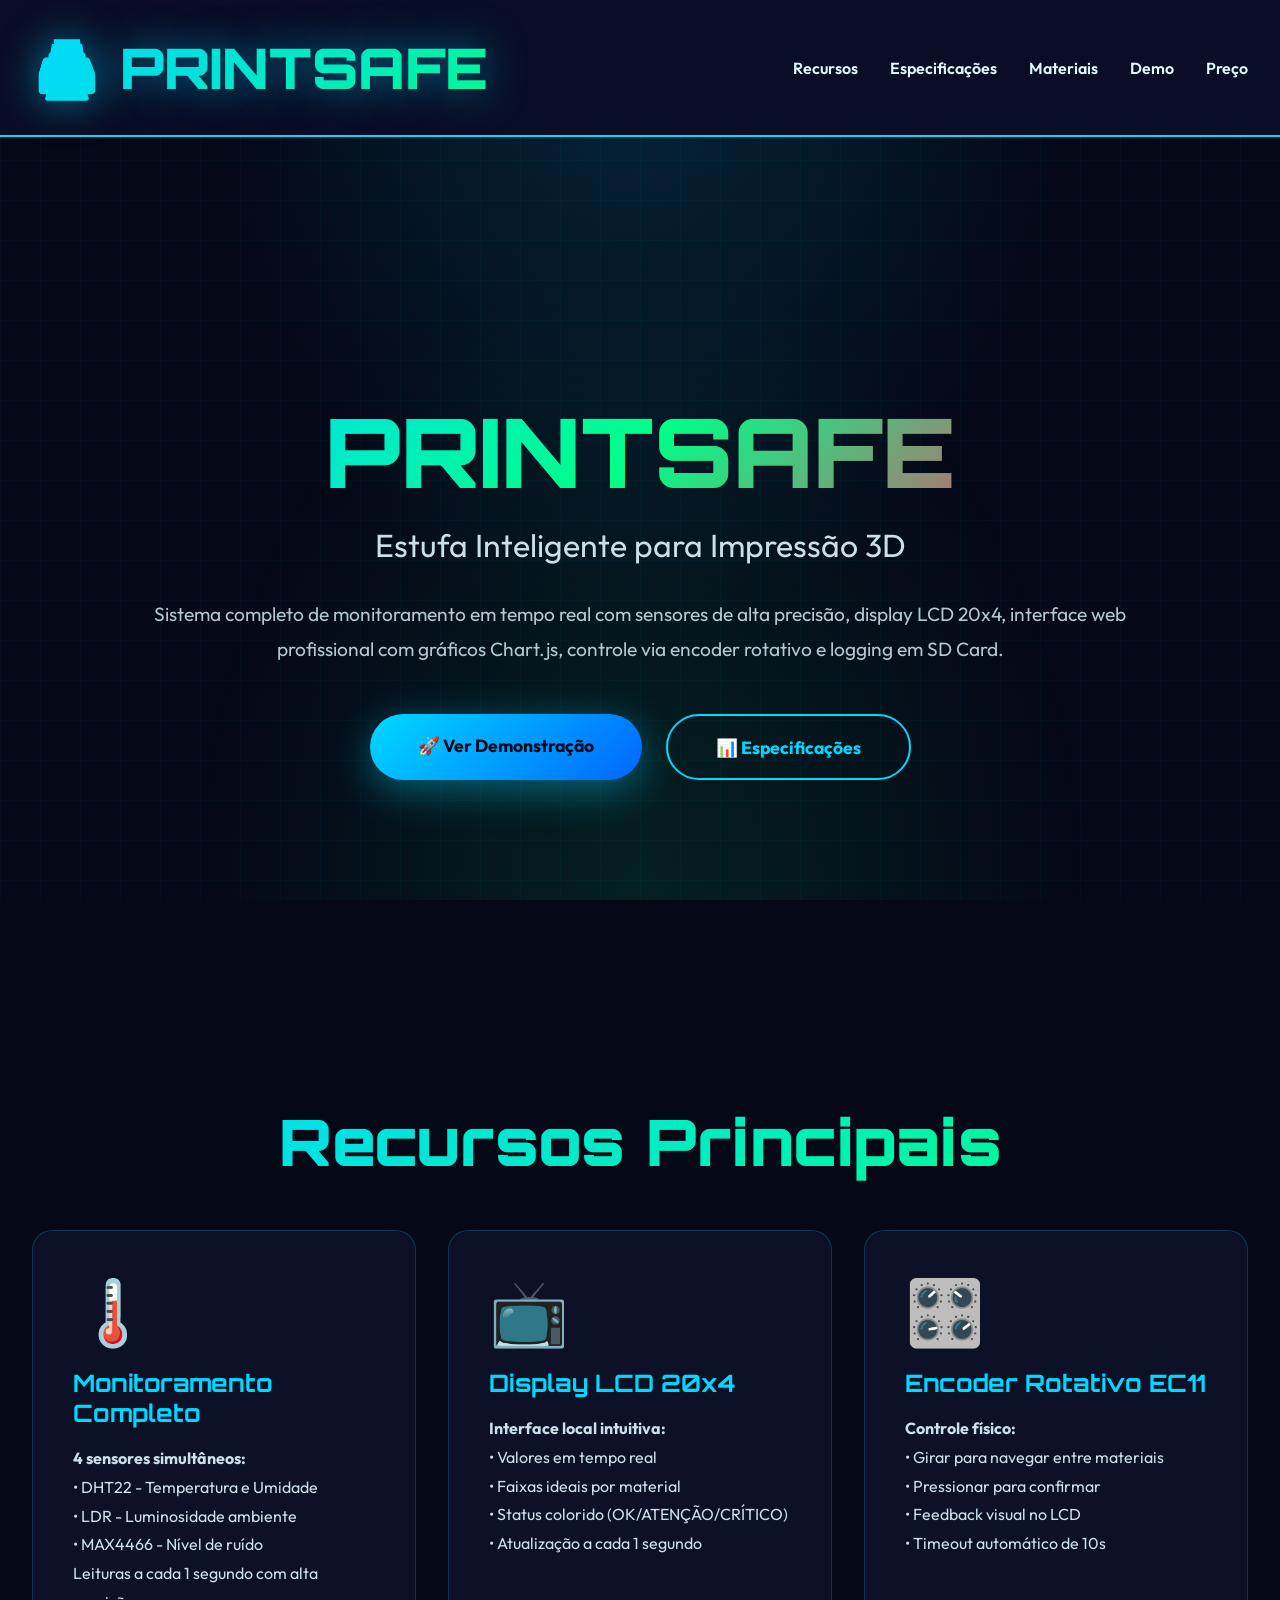
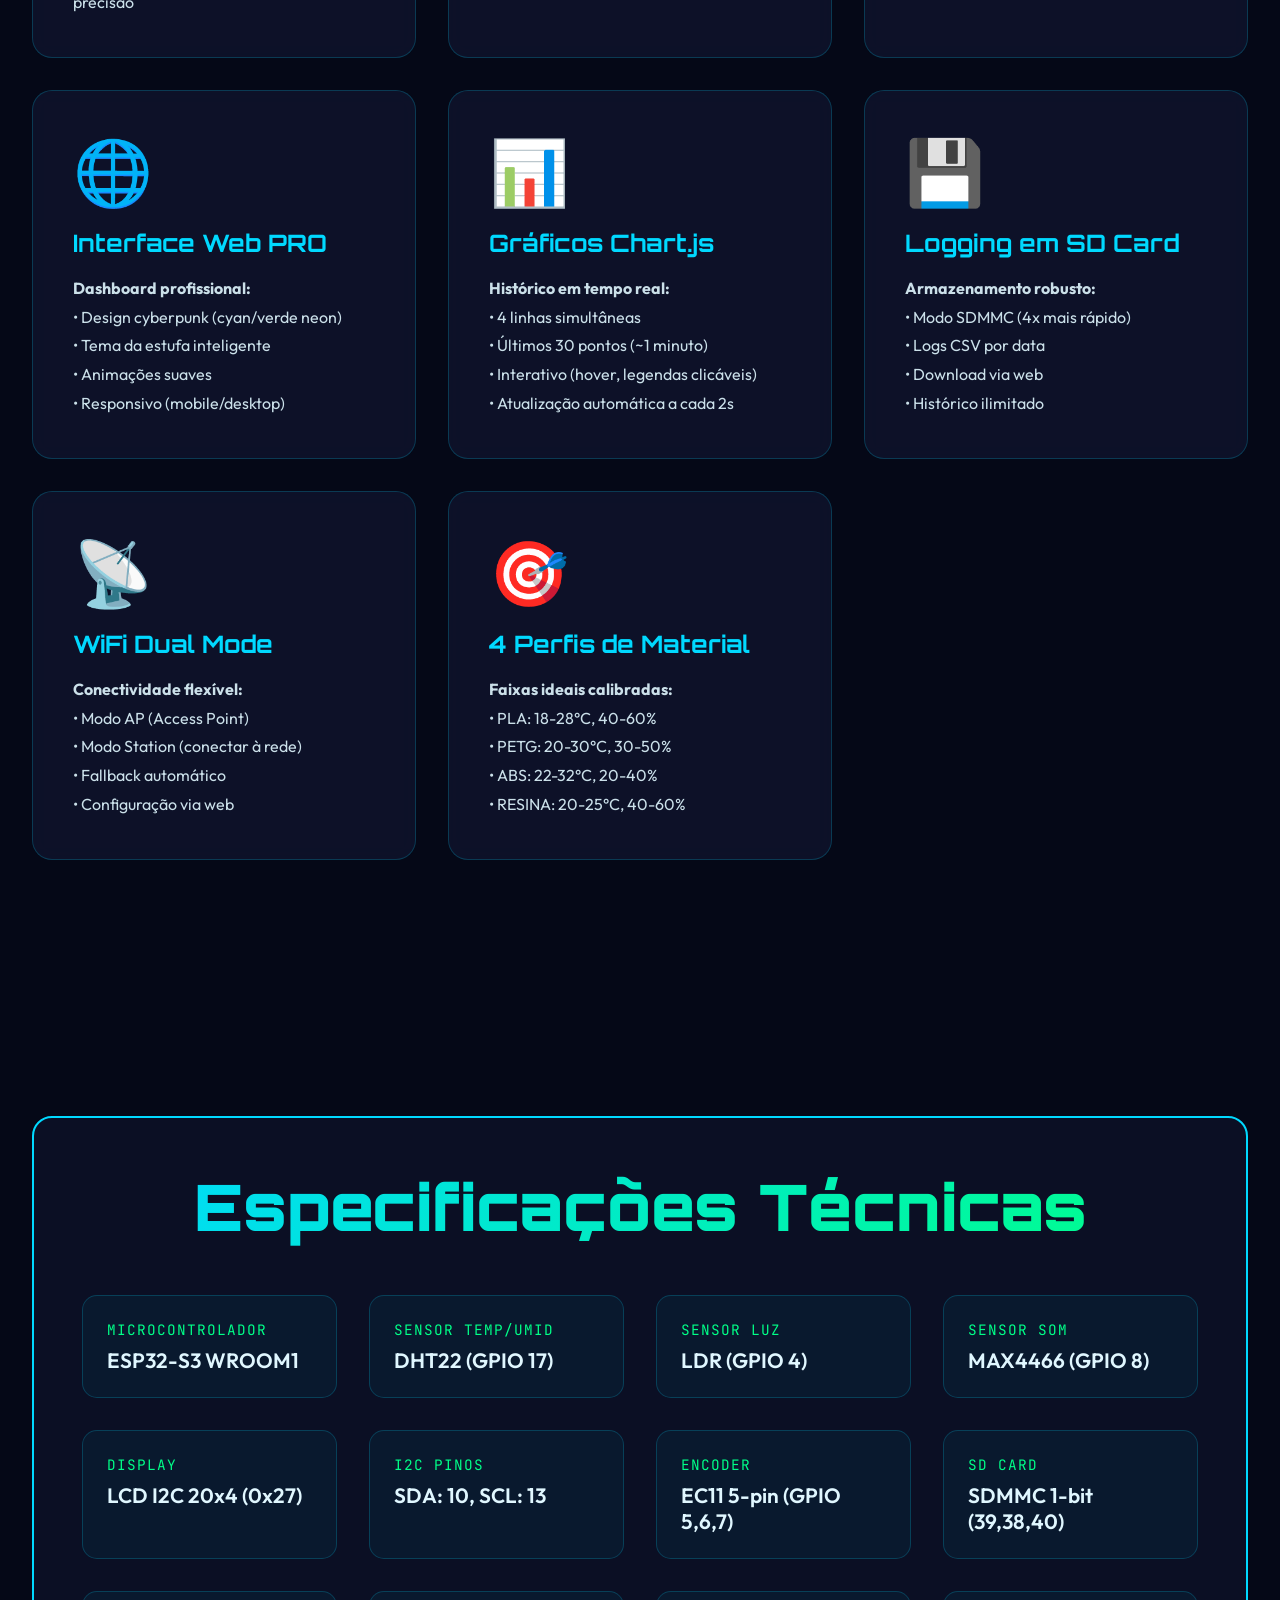
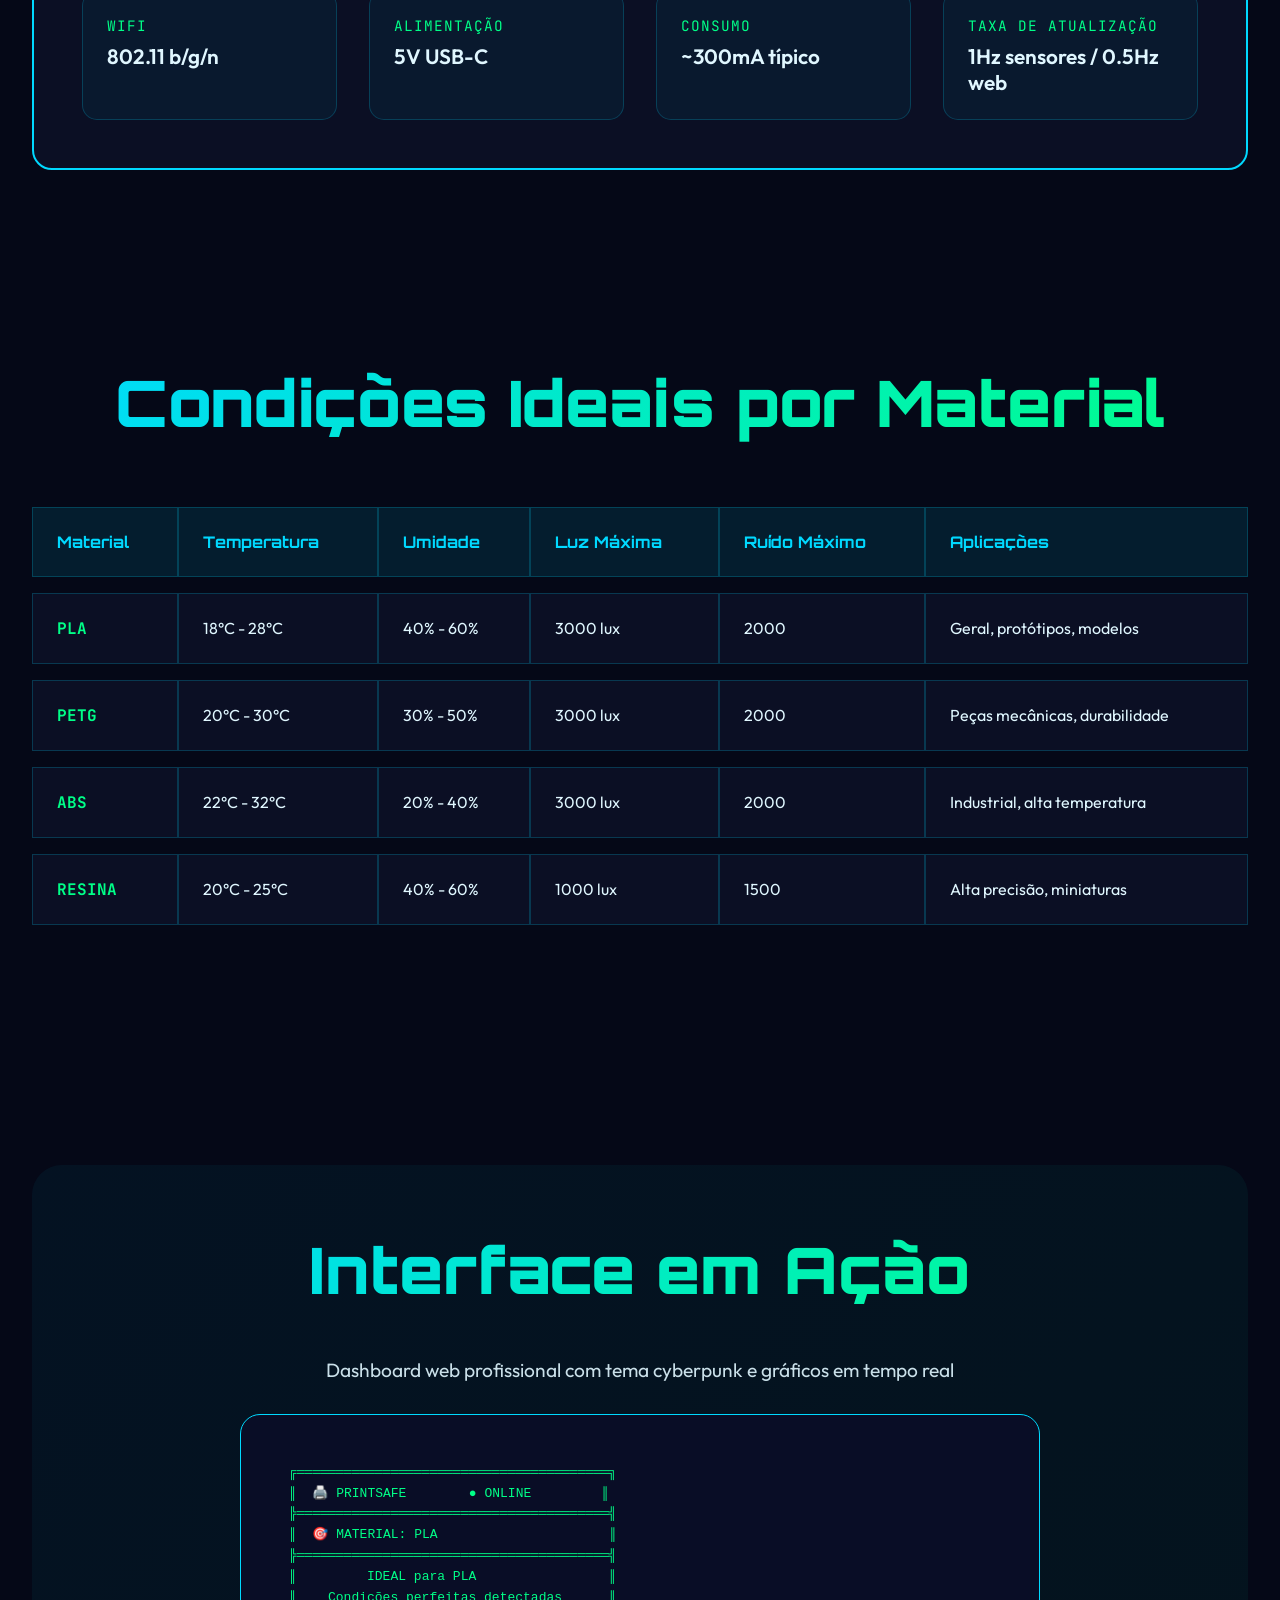
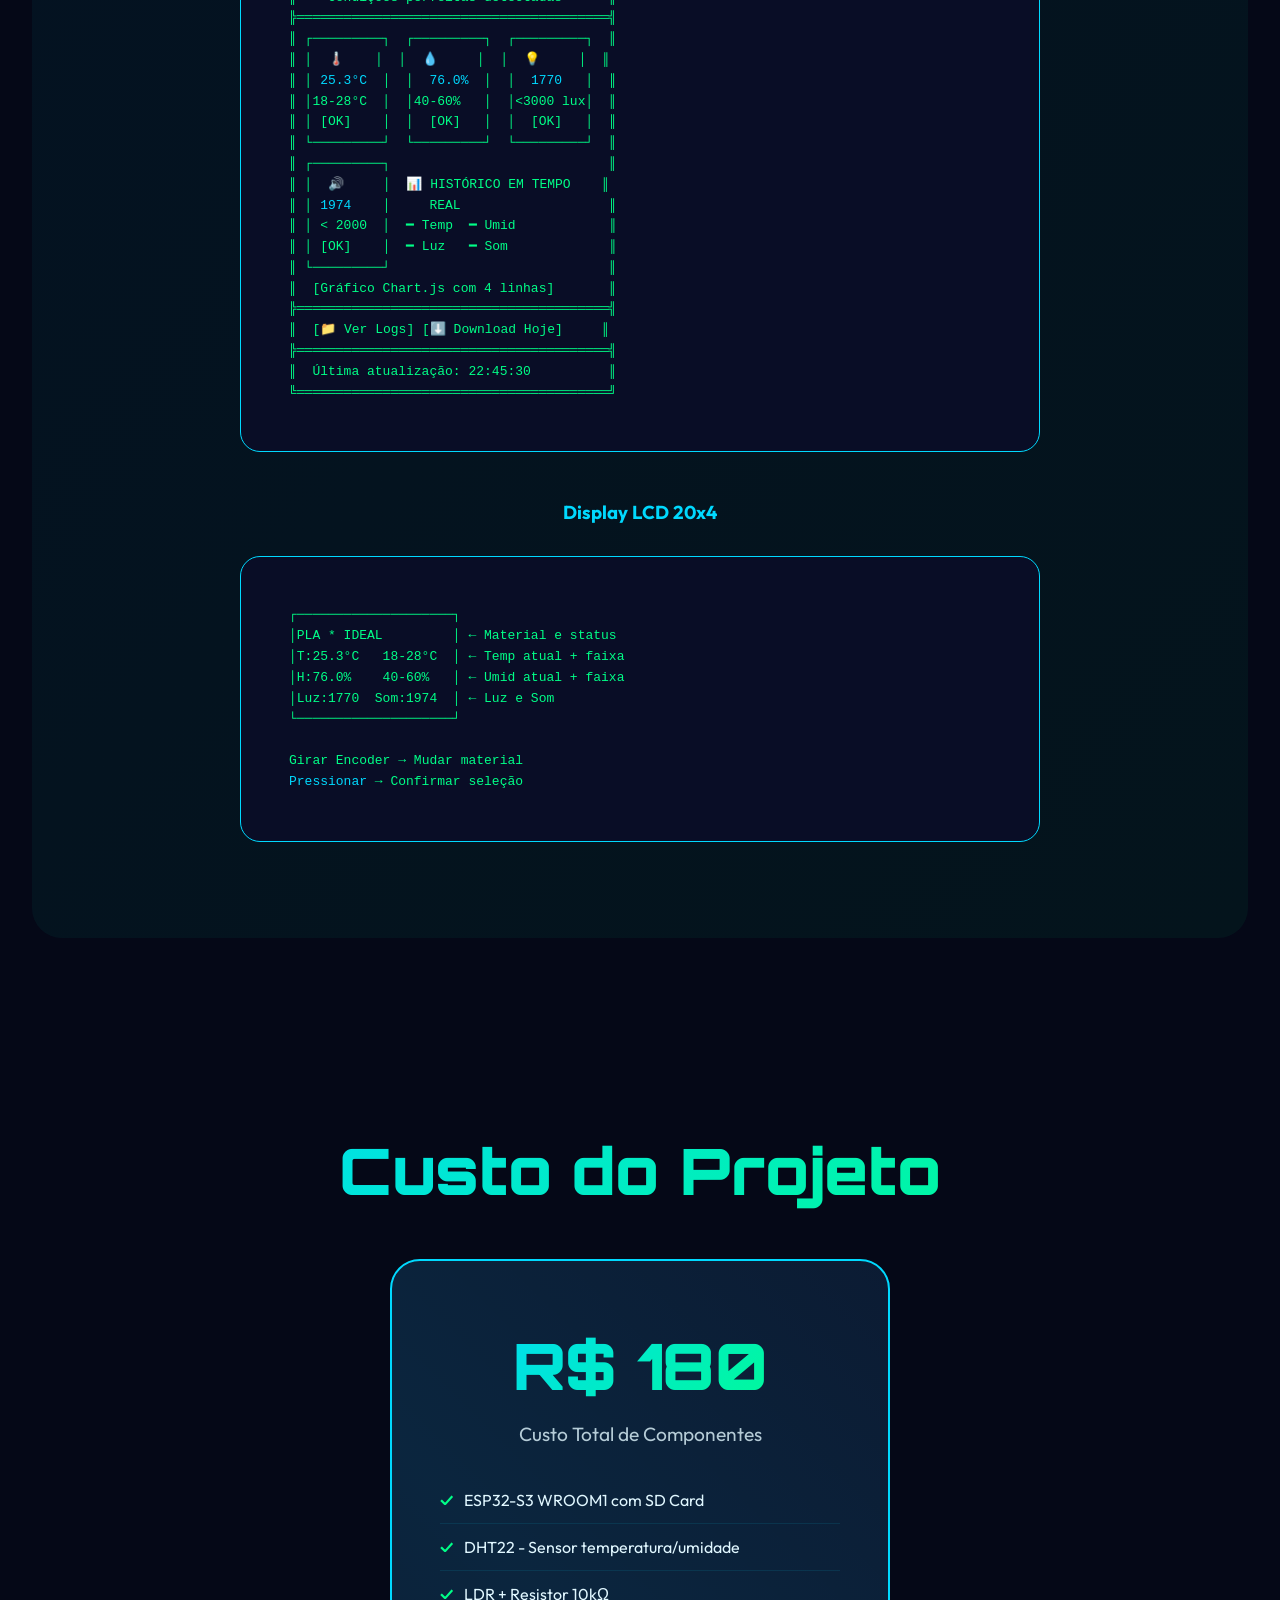
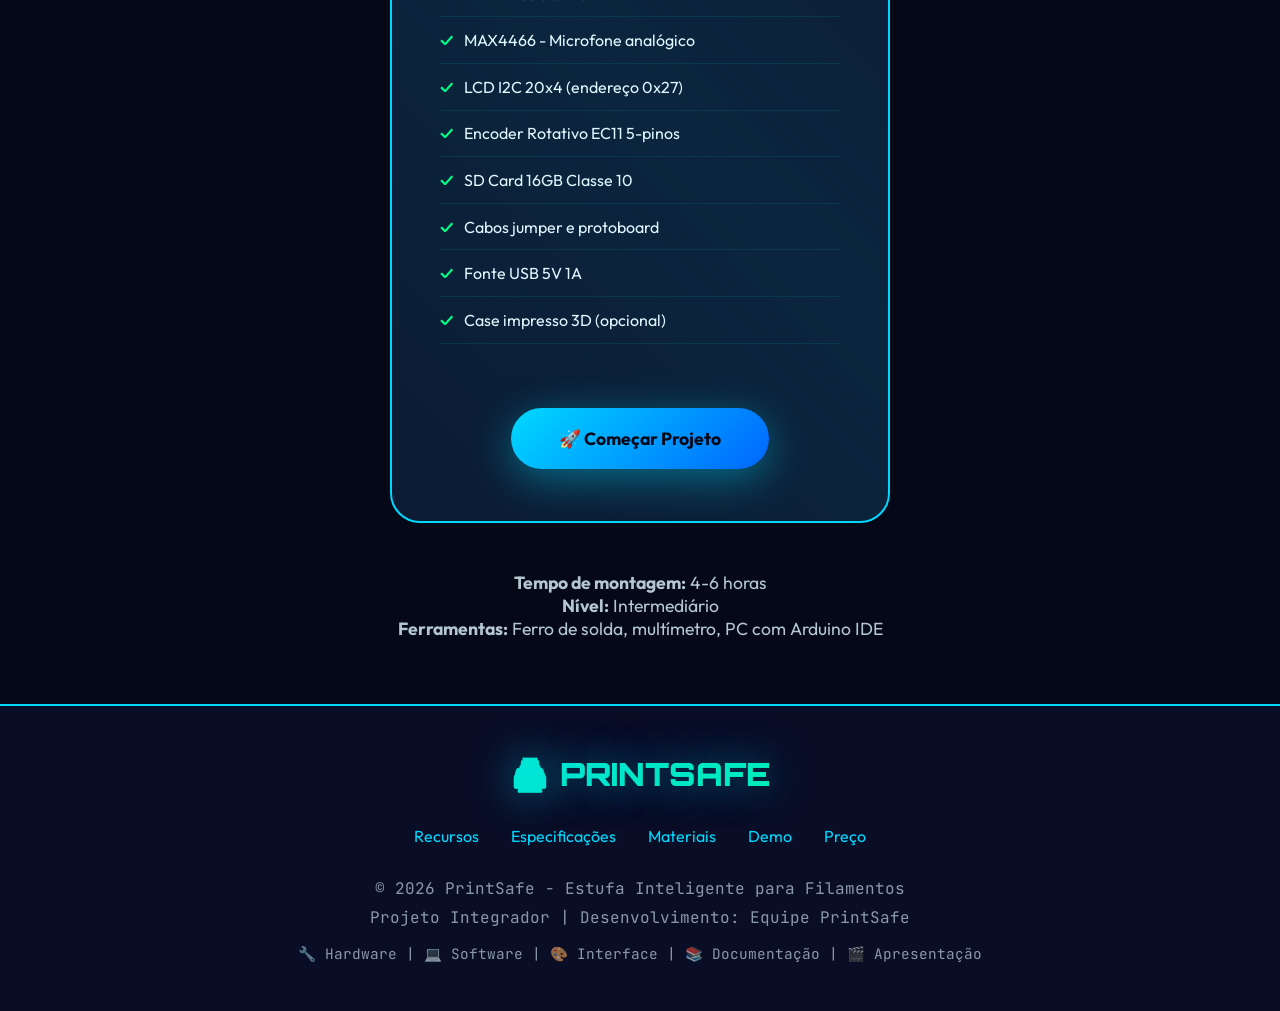
<file: presentation_updated.html>
<!DOCTYPE html>
<html lang="pt-BR">
<head>
    <meta charset="UTF-8">
    <meta name="viewport" content="width=device-width, initial-scale=1.0">
    <title>PrintSafe - Estufa Inteligente para Filamentos</title>
    <link href="https://fonts.googleapis.com/css2?family=Orbitron:wght@400;700;900&family=JetBrains+Mono:wght@400;600&family=Outfit:wght@300;400;600;700&display=swap" rel="stylesheet">
    <style>
        * {
            margin: 0;
            padding: 0;
            box-sizing: border-box;
        }
        
        :root {
            --primary: #00d9ff;
            --secondary: #00ff88;
            --accent: #ff3366;
            --dark: #0a0e27;
            --darker: #050817;
        }
        
        body {
            font-family: 'Outfit', sans-serif;
            background: var(--darker);
            color: #e0f7ff;
            overflow-x: hidden;
        }
        
        /* Background animado */
        .bg-gradient {
            position: fixed;
            top: 0; left: 0;
            width: 100%; height: 100%;
            z-index: -1;
            background: radial-gradient(ellipse at top, rgba(0, 217, 255, 0.15) 0%, transparent 50%),
                        radial-gradient(ellipse at bottom, rgba(0, 255, 136, 0.1) 0%, transparent 50%);
            animation: pulse 8s ease-in-out infinite;
        }
        
        @keyframes pulse {
            0%, 100% { opacity: 1; }
            50% { opacity: 0.7; }
        }
        
        .grid-bg {
            position: fixed;
            top: 0; left: 0;
            width: 100%; height: 100%;
            z-index: -1;
            background-image: 
                linear-gradient(var(--primary) 1px, transparent 1px),
                linear-gradient(90deg, var(--primary) 1px, transparent 1px);
            background-size: 40px 40px;
            opacity: 0.03;
        }
        
        /* Scroll suave */
        html {
            scroll-behavior: smooth;
        }
        
        /* Header */
        header {
            background: rgba(10, 14, 39, 0.95);
            backdrop-filter: blur(20px);
            border-bottom: 2px solid var(--primary);
            padding: 2rem;
            position: sticky;
            top: 0;
            z-index: 1000;
            animation: slideDown 0.8s ease-out;
        }
        
        @keyframes slideDown {
            from {
                transform: translateY(-100%);
                opacity: 0;
            }
            to {
                transform: translateY(0);
                opacity: 1;
            }
        }
        
        .header-content {
            max-width: 1400px;
            margin: 0 auto;
            display: flex;
            justify-content: space-between;
            align-items: center;
            flex-wrap: wrap;
            gap: 1rem;
        }
        
        .logo {
            font-family: 'Orbitron', sans-serif;
            font-size: clamp(2rem, 5vw, 3.5rem);
            font-weight: 900;
            background: linear-gradient(135deg, var(--primary) 0%, var(--secondary) 100%);
            -webkit-background-clip: text;
            -webkit-text-fill-color: transparent;
            text-shadow: 0 0 40px rgba(0, 217, 255, 0.5);
        }
        
        nav {
            display: flex;
            gap: 2rem;
            flex-wrap: wrap;
        }
        
        nav a {
            color: #e0f7ff;
            text-decoration: none;
            font-weight: 600;
            transition: all 0.3s;
            position: relative;
        }
        
        nav a::after {
            content: '';
            position: absolute;
            bottom: -5px;
            left: 0;
            width: 0;
            height: 2px;
            background: var(--primary);
            transition: width 0.3s;
        }
        
        nav a:hover::after {
            width: 100%;
        }
        
        /* Hero Section */
        .hero {
            min-height: 100vh;
            display: flex;
            align-items: center;
            justify-content: center;
            text-align: center;
            padding: 4rem 2rem;
            position: relative;
        }
        
        .hero-content {
            max-width: 1000px;
            animation: fadeInUp 1s ease-out;
        }
        
        @keyframes fadeInUp {
            from {
                opacity: 0;
                transform: translateY(50px);
            }
            to {
                opacity: 1;
                transform: translateY(0);
            }
        }
        
        .hero h1 {
            font-family: 'Orbitron', sans-serif;
            font-size: clamp(3rem, 8vw, 6rem);
            font-weight: 900;
            margin-bottom: 1rem;
            background: linear-gradient(135deg, var(--primary), var(--secondary), var(--accent));
            -webkit-background-clip: text;
            -webkit-text-fill-color: transparent;
            line-height: 1.2;
        }
        
        .hero .subtitle {
            font-size: clamp(1.2rem, 3vw, 2rem);
            margin-bottom: 2rem;
            opacity: 0.9;
        }
        
        .hero .description {
            font-size: 1.2rem;
            line-height: 1.8;
            margin-bottom: 3rem;
            opacity: 0.8;
        }
        
        .cta-buttons {
            display: flex;
            gap: 1.5rem;
            justify-content: center;
            flex-wrap: wrap;
        }
        
        .btn {
            padding: 1.2rem 3rem;
            border: none;
            border-radius: 50px;
            font-family: 'Outfit', sans-serif;
            font-size: 1.1rem;
            font-weight: 700;
            cursor: pointer;
            transition: all 0.3s;
            position: relative;
            overflow: hidden;
            text-decoration: none;
            display: inline-block;
        }
        
        .btn::before {
            content: '';
            position: absolute;
            top: 50%;
            left: 50%;
            width: 0;
            height: 0;
            border-radius: 50%;
            background: rgba(255, 255, 255, 0.3);
            transform: translate(-50%, -50%);
            transition: width 0.6s, height 0.6s;
        }
        
        .btn:hover::before {
            width: 400px;
            height: 400px;
        }
        
        .btn span {
            position: relative;
            z-index: 1;
        }
        
        .btn-primary {
            background: linear-gradient(135deg, var(--primary), #0066ff);
            color: var(--darker);
            box-shadow: 0 10px 40px rgba(0, 217, 255, 0.4);
        }
        
        .btn-primary:hover {
            transform: translateY(-3px);
            box-shadow: 0 15px 50px rgba(0, 217, 255, 0.6);
        }
        
        .btn-secondary {
            background: transparent;
            color: var(--primary);
            border: 2px solid var(--primary);
        }
        
        .btn-secondary:hover {
            background: rgba(0, 217, 255, 0.1);
        }
        
        /* Container */
        .container {
            max-width: 1400px;
            margin: 0 auto;
            padding: 4rem 2rem;
        }
        
        /* Section Title */
        .section-title {
            font-family: 'Orbitron', sans-serif;
            font-size: clamp(2.5rem, 5vw, 4rem);
            font-weight: 900;
            text-align: center;
            margin-bottom: 3rem;
            background: linear-gradient(135deg, var(--primary), var(--secondary));
            -webkit-background-clip: text;
            -webkit-text-fill-color: transparent;
        }
        
        /* Features Grid */
        .features-grid {
            display: grid;
            grid-template-columns: repeat(auto-fit, minmax(300px, 1fr));
            gap: 2rem;
            margin-bottom: 4rem;
        }
        
        .feature-card {
            background: rgba(15, 20, 45, 0.8);
            border: 1px solid rgba(0, 217, 255, 0.2);
            border-radius: 20px;
            padding: 2.5rem;
            backdrop-filter: blur(10px);
            transition: all 0.3s;
            position: relative;
            overflow: hidden;
        }
        
        .feature-card::before {
            content: '';
            position: absolute;
            top: 0;
            left: -100%;
            width: 100%;
            height: 100%;
            background: linear-gradient(90deg, transparent, rgba(0, 217, 255, 0.1), transparent);
            transition: left 0.5s;
        }
        
        .feature-card:hover::before {
            left: 100%;
        }
        
        .feature-card:hover {
            border-color: var(--primary);
            box-shadow: 0 10px 40px rgba(0, 217, 255, 0.3);
            transform: translateY(-10px);
        }
        
        .feature-icon {
            font-size: 4rem;
            margin-bottom: 1rem;
            display: block;
        }
        
        .feature-card h3 {
            font-family: 'Orbitron', sans-serif;
            font-size: 1.5rem;
            margin-bottom: 1rem;
            color: var(--primary);
        }
        
        .feature-card p {
            line-height: 1.8;
            opacity: 0.9;
        }
        
        /* Tech Specs */
        .tech-specs {
            background: rgba(15, 20, 45, 0.6);
            border: 2px solid var(--primary);
            border-radius: 20px;
            padding: 3rem;
            margin: 4rem 0;
        }
        
        .specs-grid {
            display: grid;
            grid-template-columns: repeat(auto-fit, minmax(250px, 1fr));
            gap: 2rem;
            margin-top: 2rem;
        }
        
        .spec-item {
            background: rgba(0, 217, 255, 0.05);
            padding: 1.5rem;
            border-radius: 15px;
            border: 1px solid rgba(0, 217, 255, 0.2);
        }
        
        .spec-label {
            font-family: 'JetBrains Mono', monospace;
            font-size: 0.9rem;
            color: var(--secondary);
            margin-bottom: 0.5rem;
            text-transform: uppercase;
            letter-spacing: 1px;
        }
        
        .spec-value {
            font-size: 1.3rem;
            font-weight: 600;
            color: #e0f7ff;
        }
        
        /* Materials Table */
        .materials-table {
            width: 100%;
            border-collapse: separate;
            border-spacing: 0 1rem;
            margin: 2rem 0;
        }
        
        .materials-table thead th {
            background: rgba(0, 217, 255, 0.1);
            padding: 1.5rem;
            text-align: left;
            font-family: 'Orbitron', sans-serif;
            color: var(--primary);
            border: 1px solid rgba(0, 217, 255, 0.2);
        }
        
        .materials-table tbody tr {
            background: rgba(15, 20, 45, 0.6);
            transition: all 0.3s;
        }
        
        .materials-table tbody tr:hover {
            background: rgba(0, 217, 255, 0.1);
            transform: scale(1.02);
        }
        
        .materials-table tbody td {
            padding: 1.5rem;
            border: 1px solid rgba(0, 217, 255, 0.2);
        }
        
        .materials-table tbody td:first-child {
            font-weight: 700;
            color: var(--secondary);
            font-family: 'JetBrains Mono', monospace;
        }
        
        /* Demo Section */
        .demo-section {
            background: linear-gradient(135deg, rgba(0, 217, 255, 0.05), rgba(0, 255, 136, 0.05));
            border-radius: 30px;
            padding: 4rem 2rem;
            margin: 4rem 0;
            text-align: center;
        }
        
        .demo-preview {
            max-width: 900px;
            margin: 2rem auto;
            border: 3px solid var(--primary);
            border-radius: 20px;
            overflow: hidden;
            box-shadow: 0 20px 60px rgba(0, 217, 255, 0.4);
        }
        
        .demo-preview img {
            width: 100%;
            display: block;
        }
        
        .demo-mockup {
            background: rgba(10, 14, 39, 0.9);
            padding: 3rem;
            border-radius: 20px;
            font-family: 'JetBrains Mono', monospace;
            text-align: left;
            max-width: 800px;
            margin: 2rem auto;
            border: 1px solid var(--primary);
        }
        
        .demo-mockup pre {
            color: var(--secondary);
            line-height: 1.6;
            overflow-x: auto;
        }
        
        /* Pricing Section */
        .pricing-card {
            background: rgba(15, 20, 45, 0.8);
            border: 2px solid var(--primary);
            border-radius: 30px;
            padding: 3rem;
            max-width: 500px;
            margin: 2rem auto;
            text-align: center;
            position: relative;
            overflow: hidden;
        }
        
        .pricing-card::before {
            content: '';
            position: absolute;
            top: -50%;
            left: -50%;
            width: 200%;
            height: 200%;
            background: linear-gradient(45deg, transparent, rgba(0, 217, 255, 0.1), transparent);
            animation: rotate 4s linear infinite;
        }
        
        @keyframes rotate {
            from { transform: rotate(0deg); }
            to { transform: rotate(360deg); }
        }
        
        .pricing-content {
            position: relative;
            z-index: 1;
        }
        
        .price {
            font-family: 'Orbitron', sans-serif;
            font-size: 4rem;
            font-weight: 900;
            background: linear-gradient(135deg, var(--primary), var(--secondary));
            -webkit-background-clip: text;
            -webkit-text-fill-color: transparent;
            margin: 1rem 0;
        }
        
        .price-label {
            font-size: 1.2rem;
            opacity: 0.8;
            margin-bottom: 2rem;
        }
        
        .features-list {
            text-align: left;
            margin: 2rem 0;
        }
        
        .features-list li {
            padding: 0.8rem 0;
            border-bottom: 1px solid rgba(0, 217, 255, 0.1);
            list-style: none;
        }
        
        .features-list li::before {
            content: '✓ ';
            color: var(--secondary);
            font-weight: bold;
            margin-right: 0.5rem;
        }
        
        /* Footer */
        footer {
            background: rgba(10, 14, 39, 0.95);
            border-top: 2px solid var(--primary);
            padding: 3rem 2rem;
            text-align: center;
        }
        
        .footer-content {
            max-width: 1400px;
            margin: 0 auto;
        }
        
        .footer-links {
            display: flex;
            justify-content: center;
            gap: 2rem;
            margin: 2rem 0;
            flex-wrap: wrap;
        }
        
        .footer-links a {
            color: var(--primary);
            text-decoration: none;
            transition: all 0.3s;
        }
        
        .footer-links a:hover {
            color: var(--secondary);
            transform: translateY(-3px);
        }
        
        .copyright {
            opacity: 0.6;
            margin-top: 2rem;
            font-family: 'JetBrains Mono', monospace;
        }
        
        /* Responsive */
        @media (max-width: 768px) {
            .hero h1 {
                font-size: 3rem;
            }
            
            .cta-buttons {
                flex-direction: column;
            }
            
            .features-grid {
                grid-template-columns: 1fr;
            }
            
            nav {
                justify-content: center;
            }
            
            .materials-table {
                font-size: 0.9rem;
            }
            
            .materials-table thead th,
            .materials-table tbody td {
                padding: 1rem;
            }
        }
        
        /* Scroll Animation */
        .scroll-animate {
            opacity: 0;
            transform: translateY(30px);
            transition: all 0.8s ease-out;
        }
        
        .scroll-animate.visible {
            opacity: 1;
            transform: translateY(0);
        }
    </style>
</head>
<body>
    <div class="bg-gradient"></div>
    <div class="grid-bg"></div>
    
    <!-- Header -->
    <header>
        <div class="header-content">
            <div class="logo">🖨️ PRINTSAFE</div>
            <nav>
                <a href="#features">Recursos</a>
                <a href="#specs">Especificações</a>
                <a href="#materials">Materiais</a>
                <a href="#demo">Demo</a>
                <a href="#pricing">Preço</a>
            </nav>
        </div>
    </header>
    
    <!-- Hero Section -->
    <section class="hero">
        <div class="hero-content">
            <h1>PRINTSAFE</h1>
            <p class="subtitle">Estufa Inteligente para Impressão 3D</p>
            <p class="description">
                Sistema completo de monitoramento em tempo real com sensores de alta precisão, 
                display LCD 20x4, interface web profissional com gráficos Chart.js, 
                controle via encoder rotativo e logging em SD Card.
            </p>
            <div class="cta-buttons">
                <a href="#demo" class="btn btn-primary">
                    <span>🚀 Ver Demonstração</span>
                </a>
                <a href="#specs" class="btn btn-secondary">
                    <span>📊 Especificações</span>
                </a>
            </div>
        </div>
    </section>
    
    <!-- Features Section -->
    <section id="features" class="container">
        <h2 class="section-title">Recursos Principais</h2>
        <div class="features-grid">
            <div class="feature-card scroll-animate">
                <span class="feature-icon">🌡️</span>
                <h3>Monitoramento Completo</h3>
                <p>
                    <strong>4 sensores simultâneos:</strong><br>
                    • DHT22 - Temperatura e Umidade<br>
                    • LDR - Luminosidade ambiente<br>
                    • MAX4466 - Nível de ruído<br>
                    Leituras a cada 1 segundo com alta precisão
                </p>
            </div>
            
            <div class="feature-card scroll-animate">
                <span class="feature-icon">📺</span>
                <h3>Display LCD 20x4</h3>
                <p>
                    <strong>Interface local intuitiva:</strong><br>
                    • Valores em tempo real<br>
                    • Faixas ideais por material<br>
                    • Status colorido (OK/ATENÇÃO/CRÍTICO)<br>
                    • Atualização a cada 1 segundo
                </p>
            </div>
            
            <div class="feature-card scroll-animate">
                <span class="feature-icon">🎛️</span>
                <h3>Encoder Rotativo EC11</h3>
                <p>
                    <strong>Controle físico:</strong><br>
                    • Girar para navegar entre materiais<br>
                    • Pressionar para confirmar<br>
                    • Feedback visual no LCD<br>
                    • Timeout automático de 10s
                </p>
            </div>
            
            <div class="feature-card scroll-animate">
                <span class="feature-icon">🌐</span>
                <h3>Interface Web PRO</h3>
                <p>
                    <strong>Dashboard profissional:</strong><br>
                    • Design cyberpunk (cyan/verde neon)<br>
                    • Tema da estufa inteligente<br>
                    • Animações suaves<br>
                    • Responsivo (mobile/desktop)
                </p>
            </div>
            
            <div class="feature-card scroll-animate">
                <span class="feature-icon">📊</span>
                <h3>Gráficos Chart.js</h3>
                <p>
                    <strong>Histórico em tempo real:</strong><br>
                    • 4 linhas simultâneas<br>
                    • Últimos 30 pontos (~1 minuto)<br>
                    • Interativo (hover, legendas clicáveis)<br>
                    • Atualização automática a cada 2s
                </p>
            </div>
            
            <div class="feature-card scroll-animate">
                <span class="feature-icon">💾</span>
                <h3>Logging em SD Card</h3>
                <p>
                    <strong>Armazenamento robusto:</strong><br>
                    • Modo SDMMC (4x mais rápido)<br>
                    • Logs CSV por data<br>
                    • Download via web<br>
                    • Histórico ilimitado
                </p>
            </div>
            
            <div class="feature-card scroll-animate">
                <span class="feature-icon">📡</span>
                <h3>WiFi Dual Mode</h3>
                <p>
                    <strong>Conectividade flexível:</strong><br>
                    • Modo AP (Access Point)<br>
                    • Modo Station (conectar à rede)<br>
                    • Fallback automático<br>
                    • Configuração via web
                </p>
            </div>
            
            <div class="feature-card scroll-animate">
                <span class="feature-icon">🎯</span>
                <h3>4 Perfis de Material</h3>
                <p>
                    <strong>Faixas ideais calibradas:</strong><br>
                    • PLA: 18-28°C, 40-60%<br>
                    • PETG: 20-30°C, 30-50%<br>
                    • ABS: 22-32°C, 20-40%<br>
                    • RESINA: 20-25°C, 40-60%
                </p>
            </div>
        </div>
    </section>
    
    <!-- Tech Specs -->
    <section id="specs" class="container">
        <div class="tech-specs scroll-animate">
            <h2 class="section-title">Especificações Técnicas</h2>
            <div class="specs-grid">
                <div class="spec-item">
                    <div class="spec-label">Microcontrolador</div>
                    <div class="spec-value">ESP32-S3 WROOM1</div>
                </div>
                <div class="spec-item">
                    <div class="spec-label">Sensor Temp/Umid</div>
                    <div class="spec-value">DHT22 (GPIO 17)</div>
                </div>
                <div class="spec-item">
                    <div class="spec-label">Sensor Luz</div>
                    <div class="spec-value">LDR (GPIO 4)</div>
                </div>
                <div class="spec-item">
                    <div class="spec-label">Sensor Som</div>
                    <div class="spec-value">MAX4466 (GPIO 8)</div>
                </div>
                <div class="spec-item">
                    <div class="spec-label">Display</div>
                    <div class="spec-value">LCD I2C 20x4 (0x27)</div>
                </div>
                <div class="spec-item">
                    <div class="spec-label">I2C Pinos</div>
                    <div class="spec-value">SDA: 10, SCL: 13</div>
                </div>
                <div class="spec-item">
                    <div class="spec-label">Encoder</div>
                    <div class="spec-value">EC11 5-pin (GPIO 5,6,7)</div>
                </div>
                <div class="spec-item">
                    <div class="spec-label">SD Card</div>
                    <div class="spec-value">SDMMC 1-bit (39,38,40)</div>
                </div>
                <div class="spec-item">
                    <div class="spec-label">WiFi</div>
                    <div class="spec-value">802.11 b/g/n</div>
                </div>
                <div class="spec-item">
                    <div class="spec-label">Alimentação</div>
                    <div class="spec-value">5V USB-C</div>
                </div>
                <div class="spec-item">
                    <div class="spec-label">Consumo</div>
                    <div class="spec-value">~300mA típico</div>
                </div>
                <div class="spec-item">
                    <div class="spec-label">Taxa de Atualização</div>
                    <div class="spec-value">1Hz sensores / 0.5Hz web</div>
                </div>
            </div>
        </div>
    </section>
    
    <!-- Materials Comparison -->
    <section id="materials" class="container">
        <h2 class="section-title">Condições Ideais por Material</h2>
        <div class="scroll-animate">
            <table class="materials-table">
                <thead>
                    <tr>
                        <th>Material</th>
                        <th>Temperatura</th>
                        <th>Umidade</th>
                        <th>Luz Máxima</th>
                        <th>Ruído Máximo</th>
                        <th>Aplicações</th>
                    </tr>
                </thead>
                <tbody>
                    <tr>
                        <td>PLA</td>
                        <td>18°C - 28°C</td>
                        <td>40% - 60%</td>
                        <td>3000 lux</td>
                        <td>2000</td>
                        <td>Geral, protótipos, modelos</td>
                    </tr>
                    <tr>
                        <td>PETG</td>
                        <td>20°C - 30°C</td>
                        <td>30% - 50%</td>
                        <td>3000 lux</td>
                        <td>2000</td>
                        <td>Peças mecânicas, durabilidade</td>
                    </tr>
                    <tr>
                        <td>ABS</td>
                        <td>22°C - 32°C</td>
                        <td>20% - 40%</td>
                        <td>3000 lux</td>
                        <td>2000</td>
                        <td>Industrial, alta temperatura</td>
                    </tr>
                    <tr>
                        <td>RESINA</td>
                        <td>20°C - 25°C</td>
                        <td>40% - 60%</td>
                        <td>1000 lux</td>
                        <td>1500</td>
                        <td>Alta precisão, miniaturas</td>
                    </tr>
                </tbody>
            </table>
        </div>
    </section>
    
    <!-- Demo Section -->
    <section id="demo" class="container">
        <div class="demo-section scroll-animate">
            <h2 class="section-title">Interface em Ação</h2>
            <p style="font-size: 1.2rem; margin-bottom: 2rem; opacity: 0.9;">
                Dashboard web profissional com tema cyberpunk e gráficos em tempo real
            </p>
            
            <div class="demo-mockup">
                <pre>
╔════════════════════════════════════════╗
║  🖨️ PRINTSAFE        ● ONLINE         ║
╠════════════════════════════════════════╣
║  🎯 MATERIAL: PLA                      ║
╠════════════════════════════════════════╣
║         <span style="color: #00ff88">IDEAL</span> para PLA                 ║
║    Condições perfeitas detectadas      ║
╠════════════════════════════════════════╣
║ ┌─────────┐  ┌─────────┐  ┌─────────┐  ║
║ │  🌡️    │  │  💧     │  │  💡     │  ║
║ │ <span style="color: #00d9ff">25.3°C</span>  │  │  <span style="color: #00d9ff">76.0%</span>  │  │  <span style="color: #00d9ff">1770</span>   │  ║
║ │18-28°C  │  │40-60%   │  │<3000 lux│  ║
║ │ <span style="color: #00ff88">[OK]</span>    │  │  <span style="color: #00ff88">[OK]</span>   │  │  <span style="color: #00ff88">[OK]</span>   │  ║
║ └─────────┘  └─────────┘  └─────────┘  ║
║ ┌─────────┐                            ║
║ │  🔊     │  📊 HISTÓRICO EM TEMPO    ║
║ │ <span style="color: #00d9ff">1974</span>    │     REAL                   ║
║ │ < 2000  │  ━ Temp  ━ Umid            ║
║ │ <span style="color: #00ff88">[OK]</span>    │  ━ Luz   ━ Som             ║
║ └─────────┘                            ║
║  [Gráfico Chart.js com 4 linhas]       ║
╠════════════════════════════════════════╣
║  [📁 Ver Logs] [⬇️ Download Hoje]     ║
╠════════════════════════════════════════╣
║  Última atualização: 22:45:30          ║
╚════════════════════════════════════════╝
</pre>
            </div>
            
            <div style="margin-top: 3rem;">
                <h3 style="color: var(--primary); margin-bottom: 1rem;">Display LCD 20x4</h3>
                <div class="demo-mockup">
                    <pre>
┌────────────────────┐
│PLA * IDEAL         │ ← Material e status
│T:25.3°C   18-28°C  │ ← Temp atual + faixa
│H:76.0%    40-60%   │ ← Umid atual + faixa
│Luz:1770  Som:1974  │ ← Luz e Som
└────────────────────┘

<span style="color: #00ff88">Girar Encoder</span> → Mudar material
<span style="color: #00d9ff">Pressionar</span> → Confirmar seleção
</pre>
                </div>
            </div>
        </div>
    </section>
    
    <!-- Pricing -->
    <section id="pricing" class="container">
        <h2 class="section-title">Custo do Projeto</h2>
        <div class="pricing-card scroll-animate">
            <div class="pricing-content">
                <div class="price">R$ 180</div>
                <div class="price-label">Custo Total de Componentes</div>
                
                <ul class="features-list">
                    <li>ESP32-S3 WROOM1 com SD Card</li>
                    <li>DHT22 - Sensor temperatura/umidade</li>
                    <li>LDR + Resistor 10kΩ</li>
                    <li>MAX4466 - Microfone analógico</li>
                    <li>LCD I2C 20x4 (endereço 0x27)</li>
                    <li>Encoder Rotativo EC11 5-pinos</li>
                    <li>SD Card 16GB Classe 10</li>
                    <li>Cabos jumper e protoboard</li>
                    <li>Fonte USB 5V 1A</li>
                    <li>Case impresso 3D (opcional)</li>
                </ul>
                
                <a href="#features" class="btn btn-primary" style="margin-top: 2rem;">
                    <span>🚀 Começar Projeto</span>
                </a>
            </div>
        </div>
        
        <div style="text-align: center; margin-top: 3rem; opacity: 0.8;">
            <p style="font-size: 1.1rem;">
                <strong>Tempo de montagem:</strong> 4-6 horas<br>
                <strong>Nível:</strong> Intermediário<br>
                <strong>Ferramentas:</strong> Ferro de solda, multímetro, PC com Arduino IDE
            </p>
        </div>
    </section>
    
    <!-- Footer -->
    <footer>
        <div class="footer-content">
            <div class="logo" style="font-size: 2rem; margin-bottom: 2rem;">🖨️ PRINTSAFE</div>
            
            <div class="footer-links">
                <a href="#features">Recursos</a>
                <a href="#specs">Especificações</a>
                <a href="#materials">Materiais</a>
                <a href="#demo">Demo</a>
                <a href="#pricing">Preço</a>
            </div>
            
            <div class="copyright">
                <p>© 2026 PrintSafe - Estufa Inteligente para Filamentos</p>
                <p style="margin-top: 0.5rem;">
                    Projeto Integrador | Desenvolvimento: Equipe PrintSafe
                </p>
                <p style="margin-top: 1rem; font-size: 0.9rem;">
                    🔧 Hardware | 💻 Software | 🎨 Interface | 📚 Documentação | 🎬 Apresentação
                </p>
            </div>
        </div>
    </footer>
    
    <script>
        // Scroll Animation
        const observerOptions = {
            threshold: 0.1,
            rootMargin: '0px 0px -100px 0px'
        };
        
        const observer = new IntersectionObserver(function(entries) {
            entries.forEach(entry => {
                if (entry.isIntersecting) {
                    entry.target.classList.add('visible');
                }
            });
        }, observerOptions);
        
        document.querySelectorAll('.scroll-animate').forEach(el => {
            observer.observe(el);
        });
        
        // Smooth scroll para links
        document.querySelectorAll('a[href^="#"]').forEach(anchor => {
            anchor.addEventListener('click', function (e) {
                e.preventDefault();
                const target = document.querySelector(this.getAttribute('href'));
                if (target) {
                    target.scrollIntoView({
                        behavior: 'smooth',
                        block: 'start'
                    });
                }
            });
        });
    </script>
</body>
</html>
</file>
